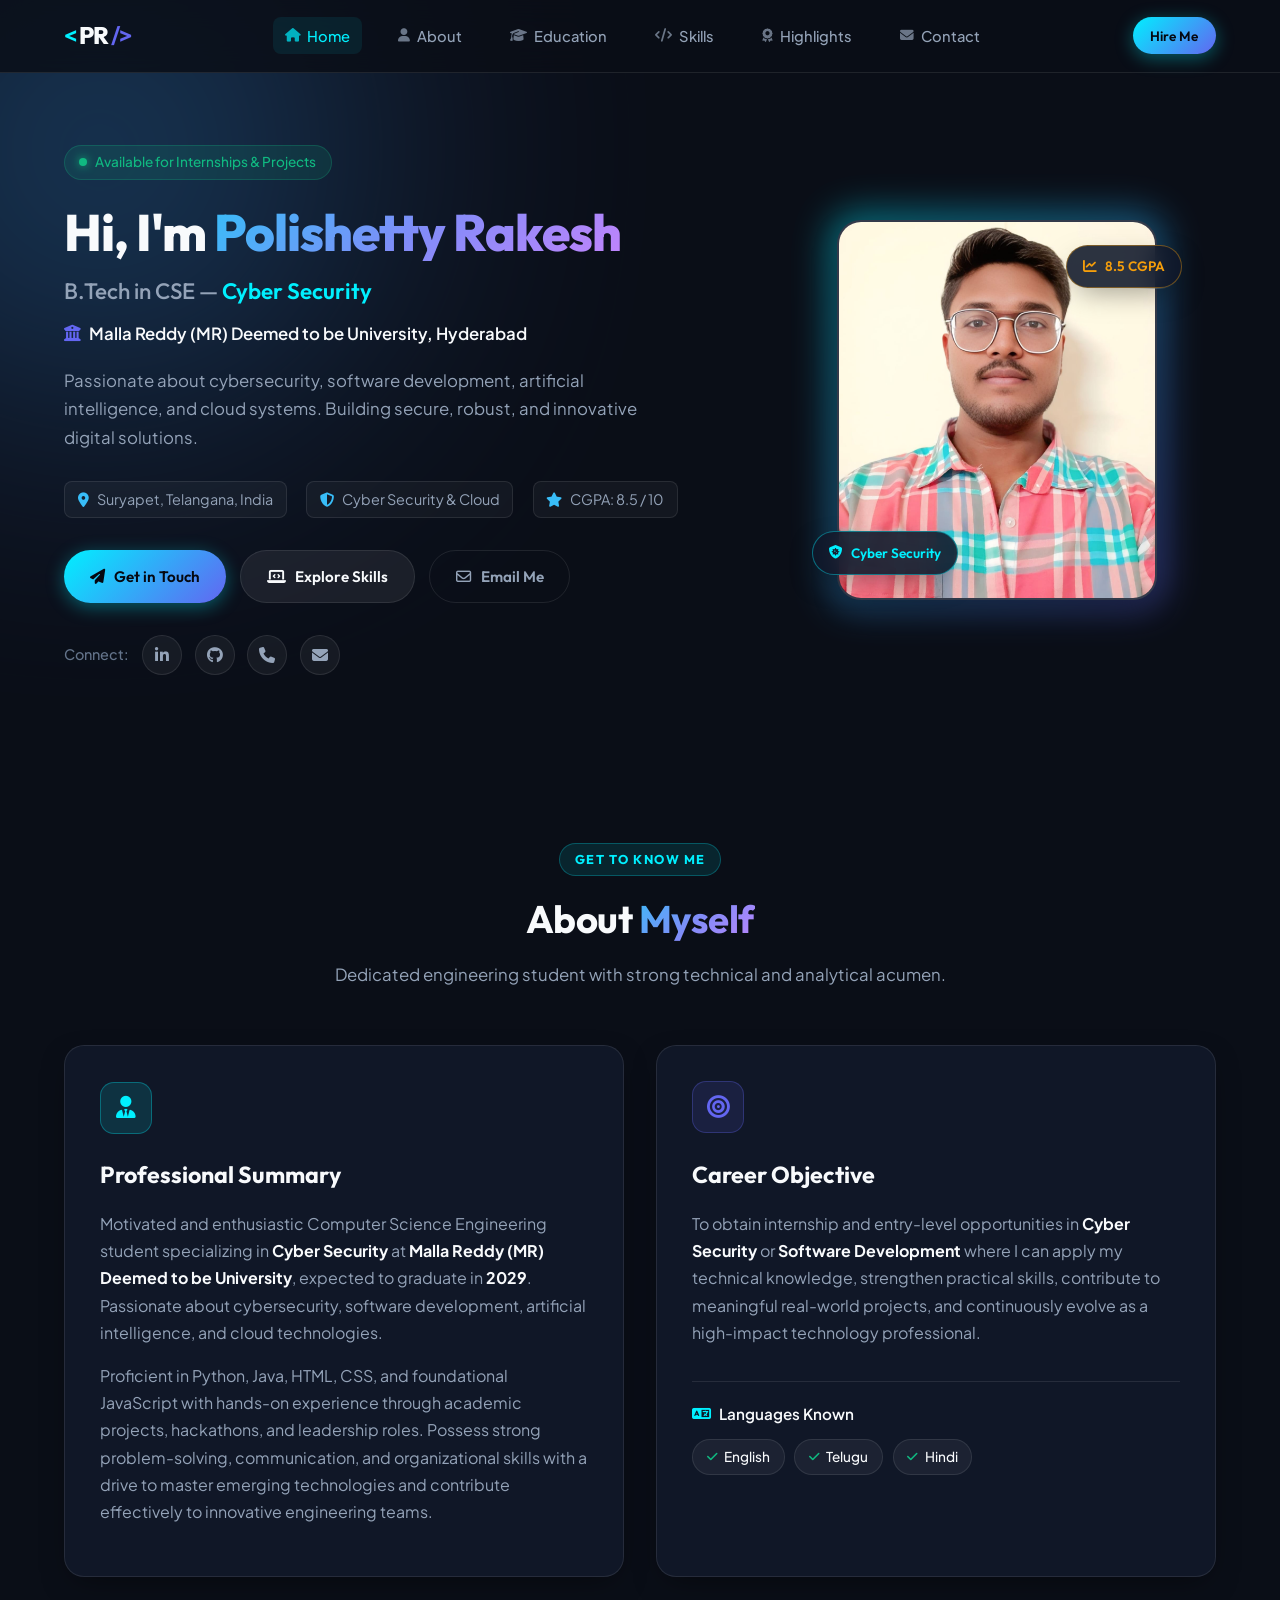
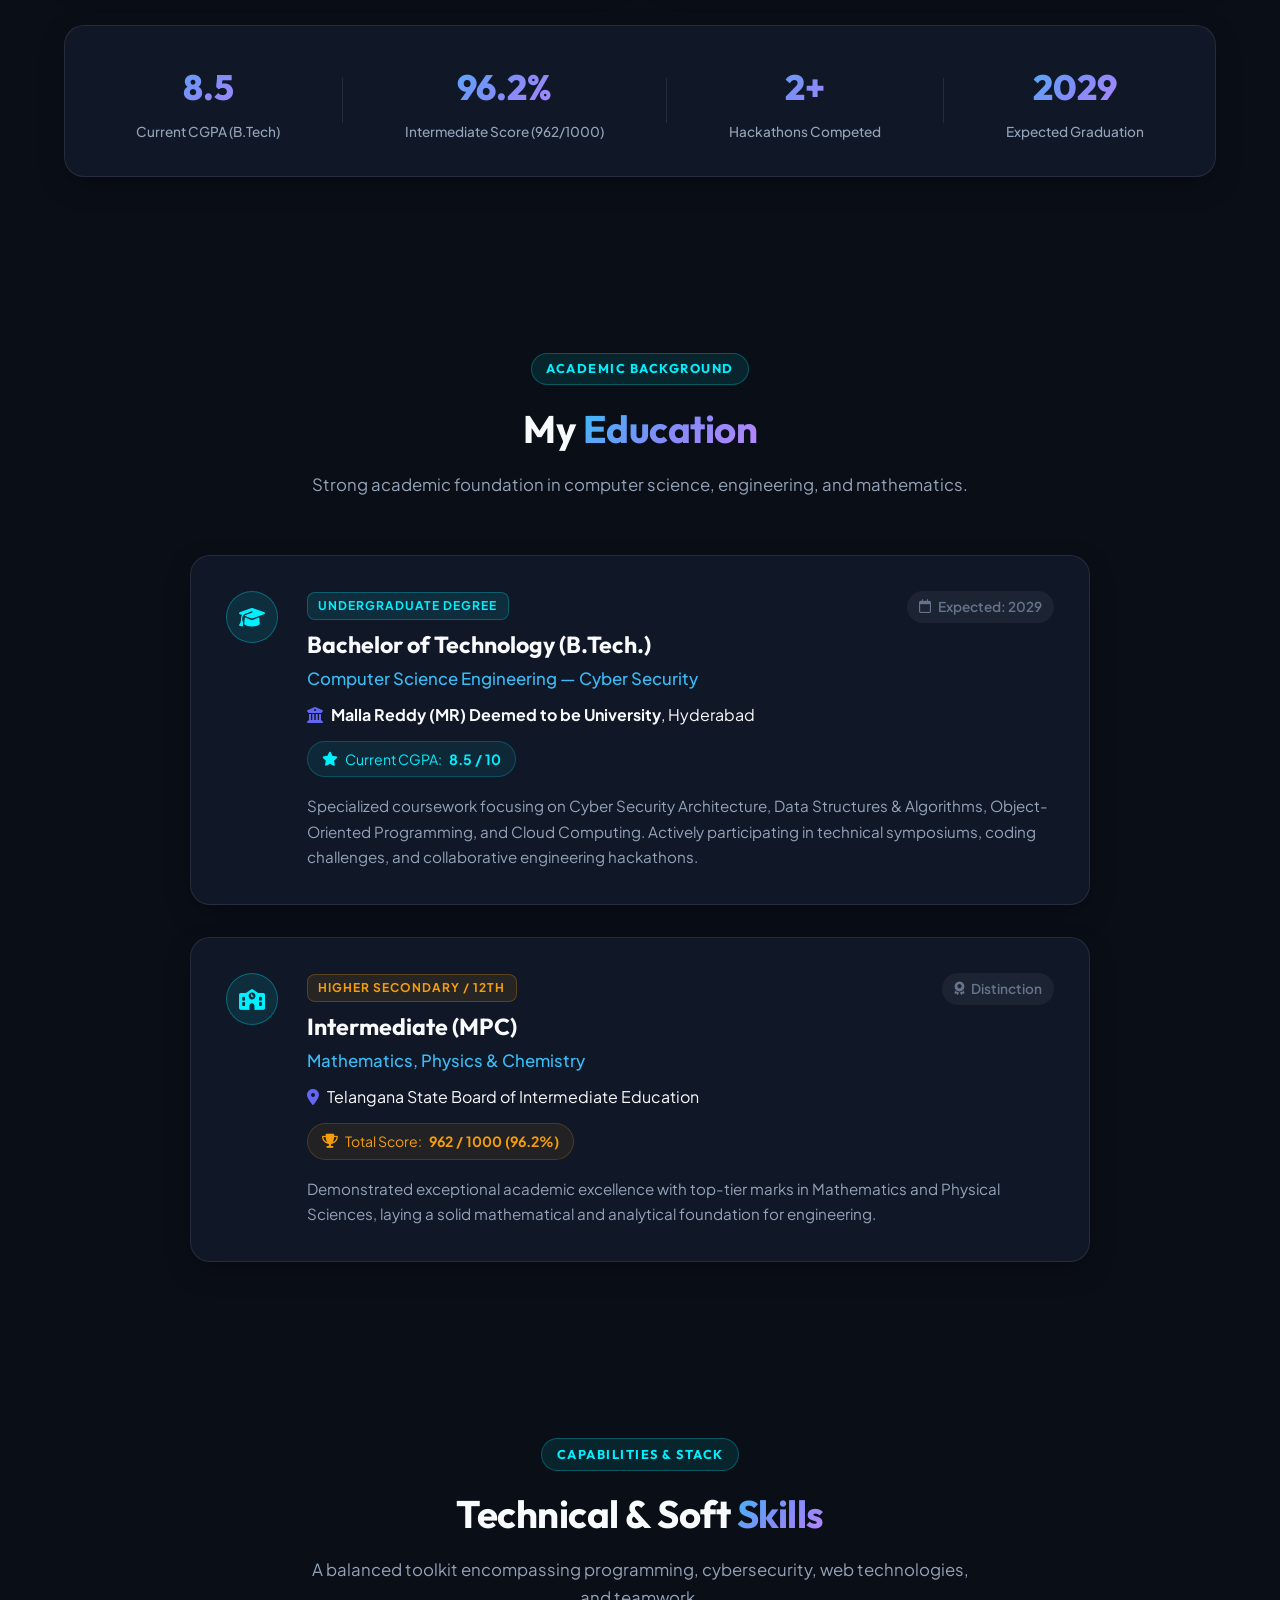
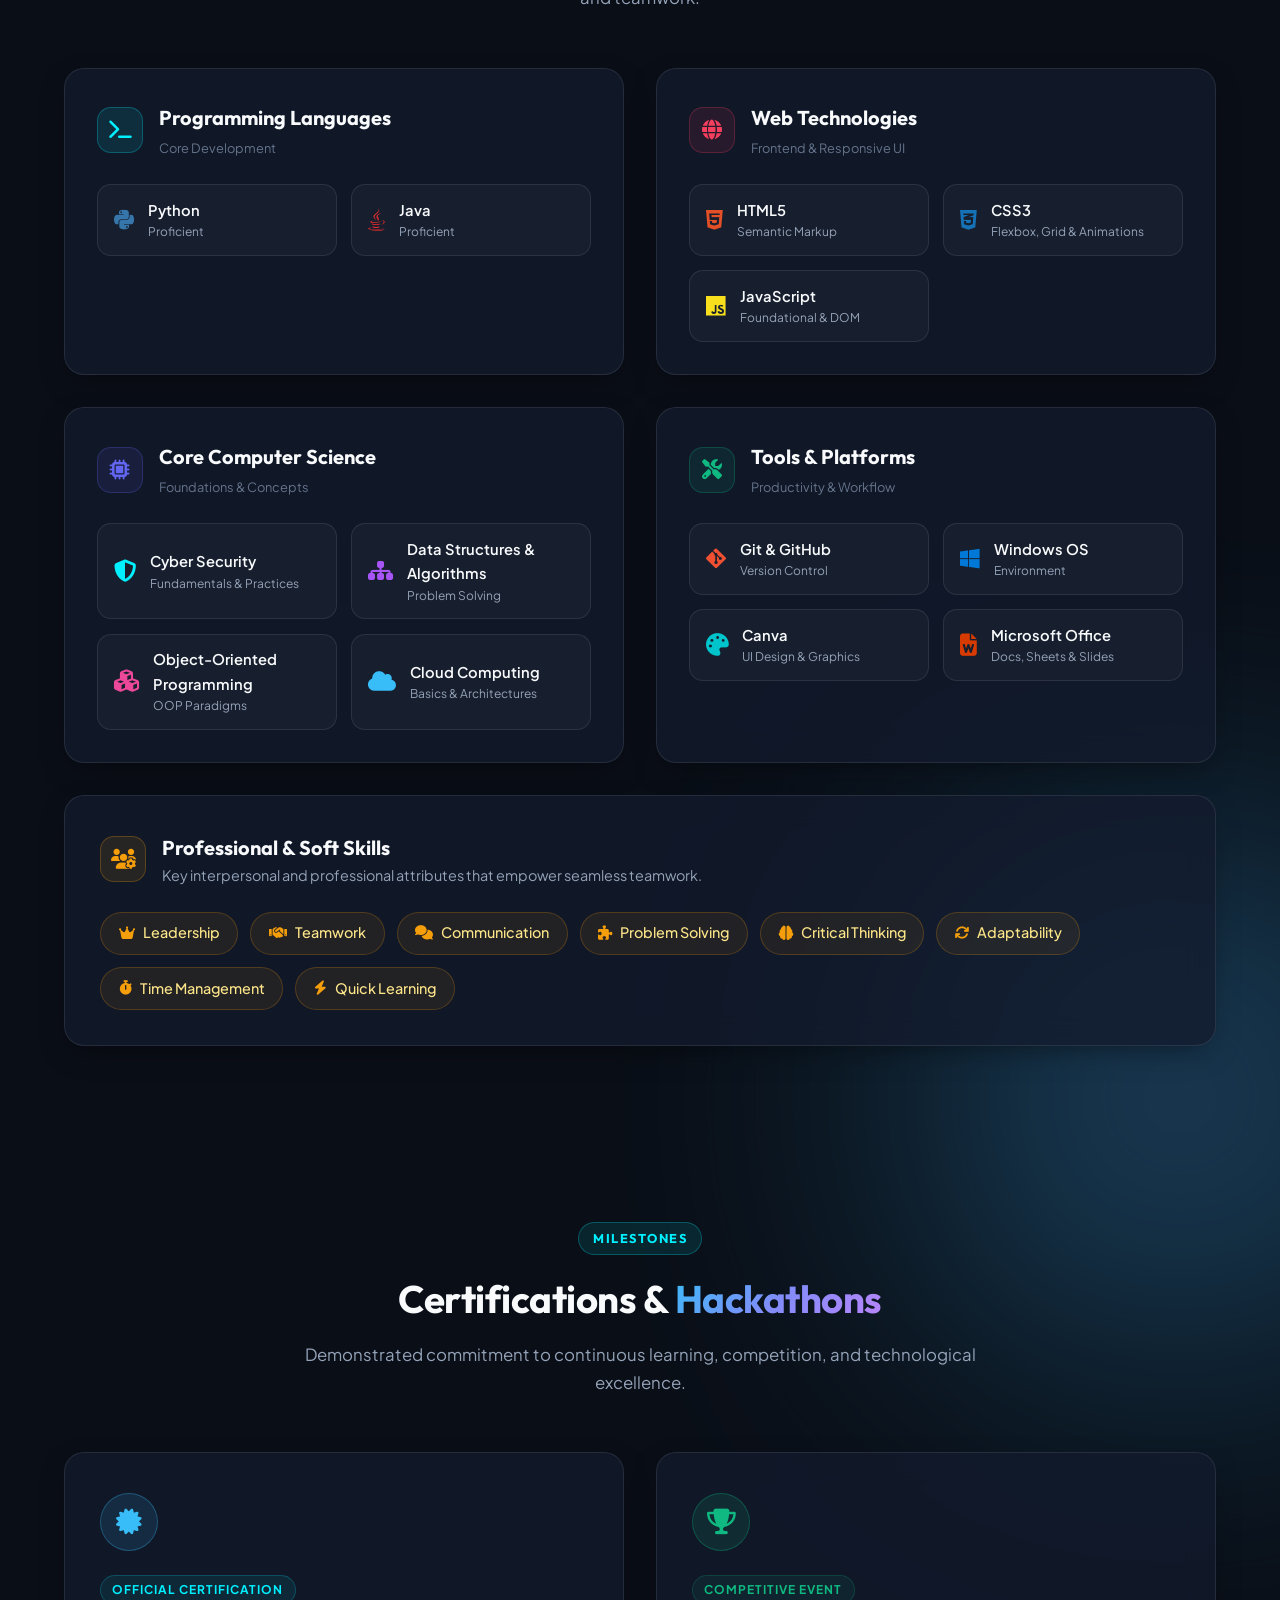
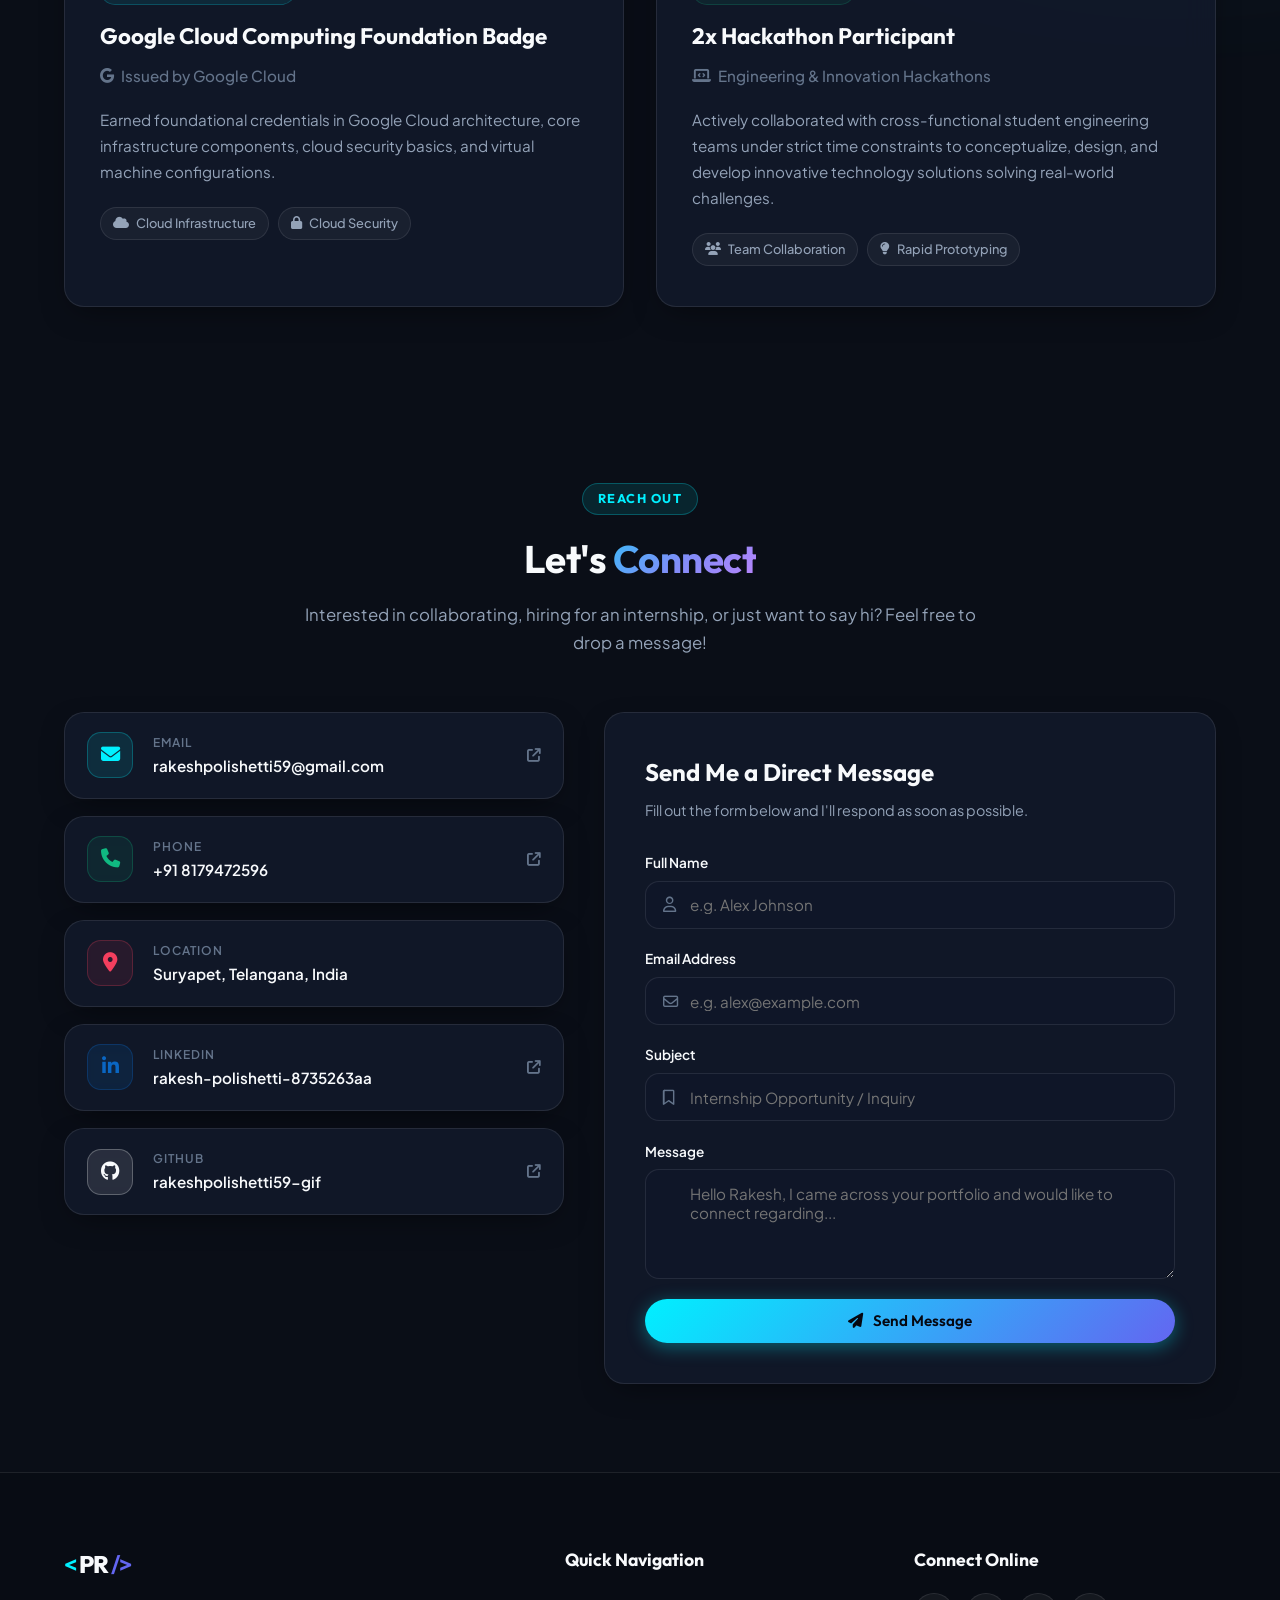
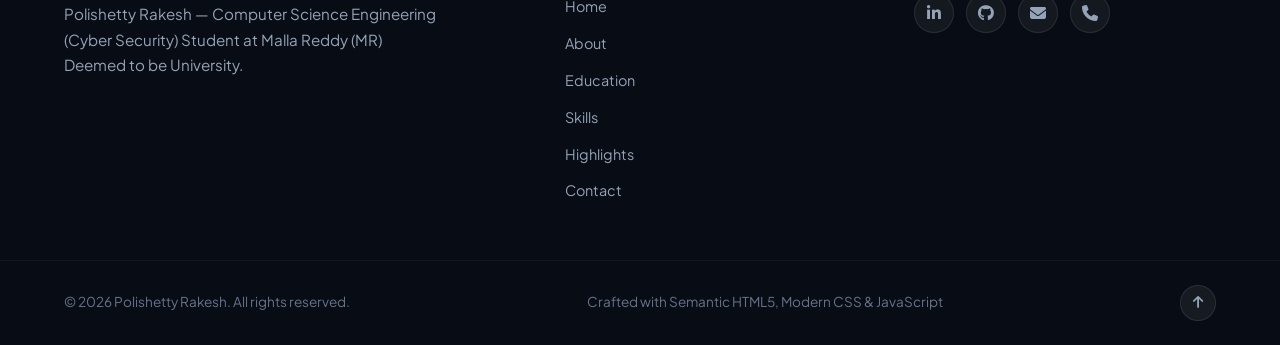
<file: Assignment1/index.html>
<!DOCTYPE html>
<html lang="en">

<head>
  <meta charset="UTF-8" />
  <meta name="viewport" content="width=device-width, initial-scale=1.0" />
  <title>Polishetty Rakesh | Portfolio - Cyber Security & CSE</title>
  <meta name="description"
    content="Personal portfolio of Polishetty Rakesh, a Computer Science Engineering student specializing in Cyber Security at Malla Reddy (MR) Deemed to be University." />
  <meta name="keywords"
    content="Polishetty Rakesh, Cyber Security, CSE, Malla Reddy University, Portfolio, Web Developer, Python, Java" />
  <meta name="author" content="Polishetty Rakesh" />

  <!-- Google Fonts -->
  <link rel="preconnect" href="https://fonts.googleapis.com" />
  <link rel="preconnect" href="https://fonts.gstatic.com" crossorigin />
  <link
    href="https://fonts.googleapis.com/css2?family=Outfit:wght@300;400;500;600;700;800&family=Plus+Jakarta+Sans:wght@300;400;500;600;700&display=swap"
    rel="stylesheet" />

  <!-- Font Awesome Icons -->
  <link rel="stylesheet" href="https://cdnjs.cloudflare.com/ajax/libs/font-awesome/6.5.1/css/all.min.css" />

  <!-- Custom CSS -->
  <link rel="stylesheet" href="style.css" />
</head>

<body>
  <!-- Background Ambient Glows -->
  <div class="glow-orb glow-top-left" aria-hidden="true"></div>
  <div class="glow-orb glow-bottom-right" aria-hidden="true"></div>

  <!-- Header & Navigation -->
  <header id="main-header">
    <div class="nav-container">
      <a href="#hero" class="brand-logo" id="brand-logo" aria-label="Home">
        <span class="logo-symbol">&lt;</span>PR<span class="logo-accent">/&gt;</span>
      </a>

      <nav id="nav-menu" class="nav-links" aria-label="Main Navigation">
        <ul>
          <li><a href="#hero" class="nav-link active"><i class="fa-solid fa-house"></i> Home</a></li>
          <li><a href="#about" class="nav-link"><i class="fa-solid fa-user"></i> About</a></li>
          <li><a href="#education" class="nav-link"><i class="fa-solid fa-graduation-cap"></i> Education</a></li>
          <li><a href="#skills" class="nav-link"><i class="fa-solid fa-code"></i> Skills</a></li>
          <li><a href="#achievements" class="nav-link"><i class="fa-solid fa-award"></i> Highlights</a></li>
          <li><a href="#contact" class="nav-link"><i class="fa-solid fa-envelope"></i> Contact</a></li>
        </ul>
      </nav>

      <div class="header-actions">
        <a href="#contact" class="btn btn-sm btn-primary">Hire Me</a>
        <button id="menu-toggle" class="menu-toggle-btn" aria-label="Toggle navigation menu" aria-expanded="false">
          <i class="fa-solid fa-bars"></i>
        </button>
      </div>
    </div>
  </header>

  <!-- Main Content -->
  <main>
    <!-- Hero Section -->
    <section id="hero" class="hero-section">
      <div class="container hero-container">
        <div class="hero-content">
          <div class="status-badge">
            <span class="status-dot"></span> Available for Internships & Projects
          </div>
          <h1 class="hero-title">
            Hi, I'm <span class="gradient-text">Polishetty Rakesh</span>
          </h1>
          <h2 class="hero-subtitle">
            B.Tech in CSE — <span class="highlight-role">Cyber Security</span>
          </h2>
          <p class="hero-university">
            <i class="fa-solid fa-building-columns"></i> Malla Reddy (MR) Deemed to be University, Hyderabad
          </p>
          <p class="hero-description">
            Passionate about cybersecurity, software development, artificial intelligence, and cloud systems. Building
            secure, robust, and innovative digital solutions.
          </p>

          <div class="hero-meta-items">
            <div class="meta-item">
              <i class="fa-solid fa-location-dot"></i>
              <span>Suryapet, Telangana, India</span>
            </div>
            <div class="meta-item">
              <i class="fa-solid fa-shield-halved"></i>
              <span>Cyber Security &amp; Cloud</span>
            </div>
            <div class="meta-item">
              <i class="fa-solid fa-star"></i>
              <span>CGPA: 8.5 / 10</span>
            </div>
          </div>

          <div class="hero-cta-group">
            <a href="#contact" class="btn btn-primary" id="hero-contact-btn">
              <i class="fa-solid fa-paper-plane"></i> Get in Touch
            </a>
            <a href="#skills" class="btn btn-secondary" id="hero-skills-btn">
              <i class="fa-solid fa-laptop-code"></i> Explore Skills
            </a>
            <a href="mailto:rakeshpolishetti59@gmail.com" class="btn btn-outline" id="hero-email-btn">
              <i class="fa-regular fa-envelope"></i> Email Me
            </a>
          </div>

          <div class="social-links-bar">
            <span class="social-label">Connect:</span>
            <a href="https://www.linkedin.com/in/rakesh-polishetti-8735263aa/" target="_blank" rel="noopener noreferrer"
              class="social-icon-link" aria-label="LinkedIn Profile">
              <i class="fa-brands fa-linkedin-in"></i>
            </a>
            <a href="https://github.com/rakeshpolishetti59-gif" target="_blank" rel="noopener noreferrer"
              class="social-icon-link" aria-label="GitHub Profile">
              <i class="fa-brands fa-github"></i>
            </a>
            <a href="tel:+918179472596" class="social-icon-link" aria-label="Phone Call">
              <i class="fa-solid fa-phone"></i>
            </a>
            <a href="mailto:rakeshpolishetti59@gmail.com" class="social-icon-link" aria-label="Send Email">
              <i class="fa-solid fa-envelope"></i>
            </a>
          </div>
        </div>

        <div class="hero-image-wrapper">
          <div class="avatar-card">
            <div class="avatar-glow-ring"></div>
            <figure class="avatar-figure">
              <img src="rakesh pic.jpg" alt="Portrait of Polishetty Rakesh" class="avatar-img" id="profile-photo" />
              <figcaption class="sr-only">Polishetty Rakesh Profile Photo</figcaption>
            </figure>
            <div class="floating-badge badge-cyber">
              <i class="fa-solid fa-shield-virus"></i>
              <span>Cyber Security</span>
            </div>
            <div class="floating-badge badge-gpa">
              <i class="fa-solid fa-chart-line"></i>
              <span>8.5 CGPA</span>
            </div>
          </div>
        </div>
      </div>
    </section>

    <!-- About Section -->
    <section id="about" class="about-section section-padding">
      <div class="container">
        <header class="section-header">
          <span class="section-badge">Get To Know Me</span>
          <h2 class="section-title">About <span class="gradient-text">Myself</span></h2>
          <p class="section-subtitle">Dedicated engineering student with strong technical and analytical acumen.</p>
        </header>

        <div class="about-grid">
          <!-- Professional Summary Card -->
          <article class="glass-card about-card">
            <div class="card-icon-wrapper icon-primary">
              <i class="fa-solid fa-user-tie"></i>
            </div>
            <h3 class="card-title">Professional Summary</h3>
            <p class="card-text">
              Motivated and enthusiastic Computer Science Engineering student specializing in <strong>Cyber
                Security</strong> at <strong>Malla Reddy (MR) Deemed to be University</strong>, expected to graduate in
              <strong>2029</strong>. Passionate about cybersecurity, software development, artificial intelligence, and
              cloud technologies.
            </p>
            <p class="card-text">
              Proficient in Python, Java, HTML, CSS, and foundational JavaScript with hands-on experience through
              academic projects, hackathons, and leadership roles. Possess strong problem-solving, communication, and
              organizational skills with a drive to master emerging technologies and contribute effectively to
              innovative engineering teams.
            </p>
          </article>

          <!-- Career Objective Card -->
          <article class="glass-card about-card">
            <div class="card-icon-wrapper icon-secondary">
              <i class="fa-solid fa-bullseye"></i>
            </div>
            <h3 class="card-title">Career Objective</h3>
            <p class="card-text">
              To obtain internship and entry-level opportunities in <strong>Cyber Security</strong> or <strong>Software
                Development</strong> where I can apply my technical knowledge, strengthen practical skills, contribute
              to meaningful real-world projects, and continuously evolve as a high-impact technology professional.
            </p>

            <div class="languages-block">
              <h4 class="languages-title"><i class="fa-solid fa-language"></i> Languages Known</h4>
              <div class="language-tags">
                <span class="badge badge-tag"><i class="fa-solid fa-check"></i> English</span>
                <span class="badge badge-tag"><i class="fa-solid fa-check"></i> Telugu</span>
                <span class="badge badge-tag"><i class="fa-solid fa-check"></i> Hindi</span>
              </div>
            </div>
          </article>
        </div>

        <!-- Quick Stats Banner -->
        <div class="stats-banner glass-card">
          <div class="stat-item">
            <span class="stat-number">8.5</span>
            <span class="stat-label">Current CGPA (B.Tech)</span>
          </div>
          <div class="stat-divider"></div>
          <div class="stat-item">
            <span class="stat-number">96.2%</span>
            <span class="stat-label">Intermediate Score (962/1000)</span>
          </div>
          <div class="stat-divider"></div>
          <div class="stat-item">
            <span class="stat-number">2+</span>
            <span class="stat-label">Hackathons Competed</span>
          </div>
          <div class="stat-divider"></div>
          <div class="stat-item">
            <span class="stat-number">2029</span>
            <span class="stat-label">Expected Graduation</span>
          </div>
        </div>
      </div>
    </section>

    <!-- Education Section -->
    <section id="education" class="education-section section-padding">
      <div class="container">
        <header class="section-header">
          <span class="section-badge">Academic Background</span>
          <h2 class="section-title">My <span class="gradient-text">Education</span></h2>
          <p class="section-subtitle">Strong academic foundation in computer science, engineering, and mathematics.</p>
        </header>

        <div class="education-timeline">
          <!-- B.Tech Card -->
          <article class="timeline-item glass-card">
            <div class="timeline-marker">
              <i class="fa-solid fa-graduation-cap"></i>
            </div>
            <div class="timeline-content">
              <div class="timeline-header">
                <div>
                  <span class="education-degree-badge">Undergraduate Degree</span>
                  <h3 class="education-degree">Bachelor of Technology (B.Tech.)</h3>
                  <h4 class="education-spec">Computer Science Engineering — Cyber Security</h4>
                </div>
                <div class="timeline-meta">
                  <span class="timeline-period"><i class="fa-regular fa-calendar"></i> Expected: 2029</span>
                </div>
              </div>

              <div class="institution-name">
                <i class="fa-solid fa-university"></i>
                <span><strong>Malla Reddy (MR) Deemed to be University</strong>, Hyderabad</span>
              </div>

              <div class="grade-pill">
                <i class="fa-solid fa-star"></i> Current CGPA: <strong>8.5 / 10</strong>
              </div>

              <p class="education-desc">
                Specialized coursework focusing on Cyber Security Architecture, Data Structures &amp; Algorithms,
                Object-Oriented Programming, and Cloud Computing. Actively participating in technical symposiums, coding
                challenges, and collaborative engineering hackathons.
              </p>
            </div>
          </article>

          <!-- Intermediate MPC Card -->
          <article class="timeline-item glass-card">
            <div class="timeline-marker">
              <i class="fa-solid fa-school"></i>
            </div>
            <div class="timeline-content">
              <div class="timeline-header">
                <div>
                  <span class="education-degree-badge badge-amber">Higher Secondary / 12th</span>
                  <h3 class="education-degree">Intermediate (MPC)</h3>
                  <h4 class="education-spec">Mathematics, Physics &amp; Chemistry</h4>
                </div>
                <div class="timeline-meta">
                  <span class="timeline-period"><i class="fa-solid fa-award"></i> Distinction</span>
                </div>
              </div>

              <div class="institution-name">
                <i class="fa-solid fa-location-dot"></i>
                <span>Telangana State Board of Intermediate Education</span>
              </div>

              <div class="grade-pill grade-pill-amber">
                <i class="fa-solid fa-trophy"></i> Total Score: <strong>962 / 1000 (96.2%)</strong>
              </div>

              <p class="education-desc">
                Demonstrated exceptional academic excellence with top-tier marks in Mathematics and Physical Sciences,
                laying a solid mathematical and analytical foundation for engineering.
              </p>
            </div>
          </article>
        </div>
      </div>
    </section>

    <!-- Skills Section -->
    <section id="skills" class="skills-section section-padding">
      <div class="container">
        <header class="section-header">
          <span class="section-badge">Capabilities &amp; Stack</span>
          <h2 class="section-title">Technical &amp; Soft <span class="gradient-text">Skills</span></h2>
          <p class="section-subtitle">A balanced toolkit encompassing programming, cybersecurity, web technologies, and
            teamwork.</p>
        </header>

        <div class="skills-grid">
          <!-- Programming Languages -->
          <article class="glass-card skill-category-card">
            <div class="category-header">
              <div class="category-icon icon-code">
                <i class="fa-solid fa-terminal"></i>
              </div>
              <div>
                <h3 class="category-title">Programming Languages</h3>
                <span class="category-count">Core Development</span>
              </div>
            </div>
            <div class="skills-chips">
              <div class="skill-chip">
                <i class="fa-brands fa-python chip-icon python-color"></i>
                <div class="chip-info">
                  <span class="chip-title">Python</span>
                  <span class="chip-level">Proficient</span>
                </div>
              </div>
              <div class="skill-chip">
                <i class="fa-brands fa-java chip-icon java-color"></i>
                <div class="chip-info">
                  <span class="chip-title">Java</span>
                  <span class="chip-level">Proficient</span>
                </div>
              </div>
            </div>
          </article>

          <!-- Web Technologies -->
          <article class="glass-card skill-category-card">
            <div class="category-header">
              <div class="category-icon icon-web">
                <i class="fa-solid fa-globe"></i>
              </div>
              <div>
                <h3 class="category-title">Web Technologies</h3>
                <span class="category-count">Frontend &amp; Responsive UI</span>
              </div>
            </div>
            <div class="skills-chips">
              <div class="skill-chip">
                <i class="fa-brands fa-html5 chip-icon html-color"></i>
                <div class="chip-info">
                  <span class="chip-title">HTML5</span>
                  <span class="chip-level">Semantic Markup</span>
                </div>
              </div>
              <div class="skill-chip">
                <i class="fa-brands fa-css3-alt chip-icon css-color"></i>
                <div class="chip-info">
                  <span class="chip-title">CSS3</span>
                  <span class="chip-level">Flexbox, Grid &amp; Animations</span>
                </div>
              </div>
              <div class="skill-chip">
                <i class="fa-brands fa-js chip-icon js-color"></i>
                <div class="chip-info">
                  <span class="chip-title">JavaScript</span>
                  <span class="chip-level">Foundational &amp; DOM</span>
                </div>
              </div>
            </div>
          </article>

          <!-- Core Computer Science -->
          <article class="glass-card skill-category-card">
            <div class="category-header">
              <div class="category-icon icon-cs">
                <i class="fa-solid fa-microchip"></i>
              </div>
              <div>
                <h3 class="category-title">Core Computer Science</h3>
                <span class="category-count">Foundations &amp; Concepts</span>
              </div>
            </div>
            <div class="skills-chips">
              <div class="skill-chip">
                <i class="fa-solid fa-shield-halved chip-icon security-color"></i>
                <div class="chip-info">
                  <span class="chip-title">Cyber Security</span>
                  <span class="chip-level">Fundamentals &amp; Practices</span>
                </div>
              </div>
              <div class="skill-chip">
                <i class="fa-solid fa-sitemap chip-icon dsa-color"></i>
                <div class="chip-info">
                  <span class="chip-title">Data Structures &amp; Algorithms</span>
                  <span class="chip-level">Problem Solving</span>
                </div>
              </div>
              <div class="skill-chip">
                <i class="fa-solid fa-cubes chip-icon oop-color"></i>
                <div class="chip-info">
                  <span class="chip-title">Object-Oriented Programming</span>
                  <span class="chip-level">OOP Paradigms</span>
                </div>
              </div>
              <div class="skill-chip">
                <i class="fa-solid fa-cloud chip-icon cloud-color"></i>
                <div class="chip-info">
                  <span class="chip-title">Cloud Computing</span>
                  <span class="chip-level">Basics &amp; Architectures</span>
                </div>
              </div>
            </div>
          </article>

          <!-- Tools & Platforms -->
          <article class="glass-card skill-category-card">
            <div class="category-header">
              <div class="category-icon icon-tools">
                <i class="fa-solid fa-screwdriver-wrench"></i>
              </div>
              <div>
                <h3 class="category-title">Tools &amp; Platforms</h3>
                <span class="category-count">Productivity &amp; Workflow</span>
              </div>
            </div>
            <div class="skills-chips">
              <div class="skill-chip">
                <i class="fa-brands fa-git-alt chip-icon git-color"></i>
                <div class="chip-info">
                  <span class="chip-title">Git &amp; GitHub</span>
                  <span class="chip-level">Version Control</span>
                </div>
              </div>
              <div class="skill-chip">
                <i class="fa-brands fa-windows chip-icon windows-color"></i>
                <div class="chip-info">
                  <span class="chip-title">Windows OS</span>
                  <span class="chip-level">Environment</span>
                </div>
              </div>
              <div class="skill-chip">
                <i class="fa-solid fa-palette chip-icon canva-color"></i>
                <div class="chip-info">
                  <span class="chip-title">Canva</span>
                  <span class="chip-level">UI Design &amp; Graphics</span>
                </div>
              </div>
              <div class="skill-chip">
                <i class="fa-solid fa-file-word chip-icon office-color"></i>
                <div class="chip-info">
                  <span class="chip-title">Microsoft Office</span>
                  <span class="chip-level">Docs, Sheets &amp; Slides</span>
                </div>
              </div>
            </div>
          </article>
        </div>

        <!-- Soft Skills Card -->
        <article class="glass-card soft-skills-card">
          <div class="soft-skills-header">
            <div class="category-icon icon-soft">
              <i class="fa-solid fa-users-gear"></i>
            </div>
            <div>
              <h3 class="category-title">Professional &amp; Soft Skills</h3>
              <p class="soft-skills-subtitle">Key interpersonal and professional attributes that empower seamless
                teamwork.</p>
            </div>
          </div>

          <div class="soft-skills-tags">
            <span class="soft-tag"><i class="fa-solid fa-crown"></i> Leadership</span>
            <span class="soft-tag"><i class="fa-solid fa-handshake"></i> Teamwork</span>
            <span class="soft-tag"><i class="fa-solid fa-comments"></i> Communication</span>
            <span class="soft-tag"><i class="fa-solid fa-puzzle-piece"></i> Problem Solving</span>
            <span class="soft-tag"><i class="fa-solid fa-brain"></i> Critical Thinking</span>
            <span class="soft-tag"><i class="fa-solid fa-arrows-rotate"></i> Adaptability</span>
            <span class="soft-tag"><i class="fa-solid fa-stopwatch"></i> Time Management</span>
            <span class="soft-tag"><i class="fa-solid fa-bolt"></i> Quick Learning</span>
          </div>
        </article>
      </div>
    </section>

    <!-- Highlights / Achievements Section -->
    <section id="achievements" class="achievements-section section-padding">
      <div class="container">
        <header class="section-header">
          <span class="section-badge">Milestones</span>
          <h2 class="section-title">Certifications &amp; <span class="gradient-text">Hackathons</span></h2>
          <p class="section-subtitle">Demonstrated commitment to continuous learning, competition, and technological
            excellence.</p>
        </header>

        <div class="achievements-grid">
          <!-- Certification Card -->
          <article class="glass-card achievement-card">
            <div class="achievement-icon-circle icon-cert">
              <i class="fa-solid fa-certificate"></i>
            </div>
            <div class="achievement-badge-pill">Official Certification</div>
            <h3 class="achievement-title">Google Cloud Computing Foundation Badge</h3>
            <p class="achievement-issuer">
              <i class="fa-brands fa-google"></i> Issued by Google Cloud
            </p>
            <p class="achievement-description">
              Earned foundational credentials in Google Cloud architecture, core infrastructure components, cloud
              security basics, and virtual machine configurations.
            </p>
            <div class="cert-features">
              <span class="badge badge-subtle"><i class="fa-solid fa-cloud"></i> Cloud Infrastructure</span>
              <span class="badge badge-subtle"><i class="fa-solid fa-lock"></i> Cloud Security</span>
            </div>
          </article>

          <!-- Hackathon Card -->
          <article class="glass-card achievement-card">
            <div class="achievement-icon-circle icon-hack">
              <i class="fa-solid fa-trophy"></i>
            </div>
            <div class="achievement-badge-pill badge-pill-green">Competitive Event</div>
            <h3 class="achievement-title">2x Hackathon Participant</h3>
            <p class="achievement-issuer">
              <i class="fa-solid fa-laptop-code"></i> Engineering &amp; Innovation Hackathons
            </p>
            <p class="achievement-description">
              Actively collaborated with cross-functional student engineering teams under strict time constraints to
              conceptualize, design, and develop innovative technology solutions solving real-world challenges.
            </p>
            <div class="cert-features">
              <span class="badge badge-subtle"><i class="fa-solid fa-users"></i> Team Collaboration</span>
              <span class="badge badge-subtle"><i class="fa-solid fa-lightbulb"></i> Rapid Prototyping</span>
            </div>
          </article>
        </div>
      </div>
    </section>

    <!-- Contact Section -->
    <section id="contact" class="contact-section section-padding">
      <div class="container">
        <header class="section-header">
          <span class="section-badge">Reach Out</span>
          <h2 class="section-title">Let's <span class="gradient-text">Connect</span></h2>
          <p class="section-subtitle">Interested in collaborating, hiring for an internship, or just want to say hi?
            Feel free to drop a message!</p>
        </header>

        <div class="contact-layout">
          <!-- Contact Info Cards -->
          <div class="contact-info-column">
            <!-- Email -->
            <a href="mailto:rakeshpolishetti59@gmail.com" class="glass-card contact-card">
              <div class="contact-icon icon-email">
                <i class="fa-solid fa-envelope"></i>
              </div>
              <div class="contact-details">
                <span class="contact-label">Email</span>
                <span class="contact-value">rakeshpolishetti59@gmail.com</span>
              </div>
              <i class="fa-solid fa-arrow-up-right-from-square contact-arrow"></i>
            </a>

            <!-- Phone -->
            <a href="tel:+918179472596" class="glass-card contact-card">
              <div class="contact-icon icon-phone">
                <i class="fa-solid fa-phone"></i>
              </div>
              <div class="contact-details">
                <span class="contact-label">Phone</span>
                <span class="contact-value">+91 8179472596</span>
              </div>
              <i class="fa-solid fa-arrow-up-right-from-square contact-arrow"></i>
            </a>

            <!-- Location -->
            <div class="glass-card contact-card">
              <div class="contact-icon icon-location">
                <i class="fa-solid fa-location-dot"></i>
              </div>
              <div class="contact-details">
                <span class="contact-label">Location</span>
                <span class="contact-value">Suryapet, Telangana, India</span>
              </div>
            </div>

            <!-- LinkedIn -->
            <a href="https://www.linkedin.com/in/rakesh-polishetti-8735263aa/" target="_blank" rel="noopener noreferrer"
              class="glass-card contact-card">
              <div class="contact-icon icon-linkedin">
                <i class="fa-brands fa-linkedin-in"></i>
              </div>
              <div class="contact-details">
                <span class="contact-label">LinkedIn</span>
                <span class="contact-value">rakesh-polishetti-8735263aa</span>
              </div>
              <i class="fa-solid fa-arrow-up-right-from-square contact-arrow"></i>
            </a>

            <!-- GitHub -->
            <a href="https://github.com/rakeshpolishetti59-gif" target="_blank" rel="noopener noreferrer"
              class="glass-card contact-card">
              <div class="contact-icon icon-github">
                <i class="fa-brands fa-github"></i>
              </div>
              <div class="contact-details">
                <span class="contact-label">GitHub</span>
                <span class="contact-value">rakeshpolishetti59-gif</span>
              </div>
              <i class="fa-solid fa-arrow-up-right-from-square contact-arrow"></i>
            </a>
          </div>

          <!-- Contact Form -->
          <div class="contact-form-column">
            <article class="glass-card contact-form-card">
              <h3 class="form-title">Send Me a Direct Message</h3>
              <p class="form-subtitle">Fill out the form below and I'll respond as soon as possible.</p>

              <form id="contact-form" class="contact-form" novalidate>
                <div class="form-group">
                  <label for="contact-name" class="form-label">Full Name</label>
                  <div class="input-wrapper">
                    <i class="fa-regular fa-user input-icon"></i>
                    <input type="text" id="contact-name" name="name" class="form-input" placeholder="e.g. Alex Johnson"
                      required />
                  </div>
                </div>

                <div class="form-group">
                  <label for="contact-email" class="form-label">Email Address</label>
                  <div class="input-wrapper">
                    <i class="fa-regular fa-envelope input-icon"></i>
                    <input type="email" id="contact-email" name="email" class="form-input"
                      placeholder="e.g. alex@example.com" required />
                  </div>
                </div>

                <div class="form-group">
                  <label for="contact-subject" class="form-label">Subject</label>
                  <div class="input-wrapper">
                    <i class="fa-regular fa-bookmark input-icon"></i>
                    <input type="text" id="contact-subject" name="subject" class="form-input"
                      placeholder="Internship Opportunity / Inquiry" required />
                  </div>
                </div>

                <div class="form-group">
                  <label for="contact-message" class="form-label">Message</label>
                  <div class="input-wrapper textarea-wrapper">
                    <textarea id="contact-message" name="message" class="form-textarea" rows="4"
                      placeholder="Hello Rakesh, I came across your portfolio and would like to connect regarding..."
                      required></textarea>
                  </div>
                </div>

                <button type="submit" class="btn btn-primary btn-block" id="submit-contact-btn">
                  <i class="fa-solid fa-paper-plane"></i> Send Message
                </button>

                <div id="form-status" class="form-status-message" aria-live="polite"></div>
              </form>
            </article>
          </div>
        </div>
      </div>
    </section>
  </main>

  <!-- Semantic Footer -->
  <footer id="main-footer" class="main-footer">
    <div class="container footer-container">
      <div class="footer-brand">
        <a href="#hero" class="brand-logo">
          <span class="logo-symbol">&lt;</span>PR<span class="logo-accent">/&gt;</span>
        </a>
        <p class="footer-tagline">
          Polishetty Rakesh — Computer Science Engineering (Cyber Security) Student at Malla Reddy (MR) Deemed to be
          University.
        </p>
      </div>

      <div class="footer-links-group">
        <h4 class="footer-heading">Quick Navigation</h4>
        <ul class="footer-nav">
          <li><a href="#hero">Home</a></li>
          <li><a href="#about">About</a></li>
          <li><a href="#education">Education</a></li>
          <li><a href="#skills">Skills</a></li>
          <li><a href="#achievements">Highlights</a></li>
          <li><a href="#contact">Contact</a></li>
        </ul>
      </div>

      <div class="footer-social-group">
        <h4 class="footer-heading">Connect Online</h4>
        <div class="footer-socials">
          <a href="https://www.linkedin.com/in/rakesh-polishetti-8735263aa/" target="_blank" rel="noopener noreferrer"
            aria-label="LinkedIn"><i class="fa-brands fa-linkedin-in"></i></a>
          <a href="https://github.com/rakeshpolishetti59-gif" target="_blank" rel="noopener noreferrer"
            aria-label="GitHub"><i class="fa-brands fa-github"></i></a>
          <a href="mailto:rakeshpolishetti59@gmail.com" aria-label="Email"><i class="fa-solid fa-envelope"></i></a>
          <a href="tel:+918179472596" aria-label="Phone"><i class="fa-solid fa-phone"></i></a>
        </div>
      </div>
    </div>

    <div class="footer-bottom">
      <div class="container footer-bottom-inner">
        <p>&copy; <span id="current-year">2026</span> Polishetty Rakesh. All rights reserved.</p>
        <p class="built-with">Crafted with Semantic HTML5, Modern CSS &amp; JavaScript</p>
        <a href="#hero" class="back-to-top-btn" aria-label="Back to top">
          <i class="fa-solid fa-arrow-up"></i>
        </a>
      </div>
    </div>
  </footer>

  <!-- Custom JavaScript -->
  <script src="script.js"></script>
</body>

</html>
</file>
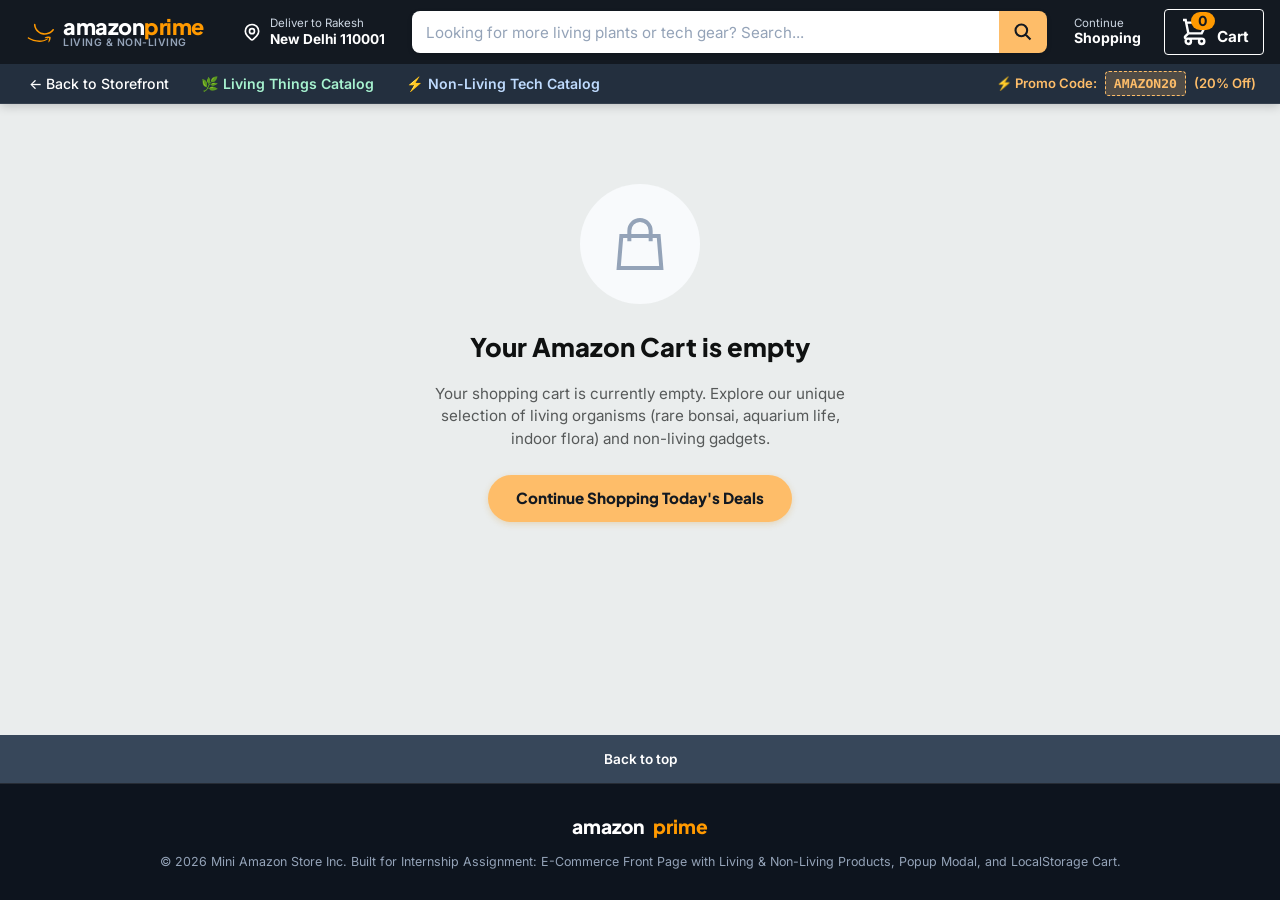
<file: Assignment4/cart.html>
<!DOCTYPE html>
<html lang="en">
<head>
  <meta charset="UTF-8">
  <meta name="viewport" content="width=device-width, initial-scale=1.0">
  <title>Amazon.com Shopping Cart | Mini Amazon</title>
  <meta name="description" content="Review your Mini Amazon shopping cart with living plants and high-tech items, apply coupons, and checkout securely.">
  <link rel="stylesheet" href="css/style.css">
  <link rel="stylesheet" href="css/modal.css">
  <link rel="stylesheet" href="css/cart.css">
  <link rel="icon" href="data:image/svg+xml,<svg xmlns=%22http://www.w3.org/2000/svg%22 viewBox=%220 0 100 100%22><text y=%22.9em%22 font-size=%2290%22>🛒</text></svg>">
</head>
<body>

  <!-- ==========================================================================
       AMAZON PRIMARY HEADER NAVIGATION
       ========================================================================== -->
  <header class="amazon-header">
    <div class="header-top-bar">
      <!-- Amazon Logo -->
      <a href="index.html" class="header-brand" aria-label="Mini Amazon Home">
        <svg class="brand-icon" viewBox="0 0 24 24">
          <path d="M15.4 17.6c-4.4 3.2-10.7 1.7-14.7-.7-.3-.2-.3-.6 0-.8.2-.2.5-.2.7 0 3.7 2.2 9.5 3.5 13.6.7.4-.2.8.2.4.8zm1.1-.9c-.3-.4-1.9-.3-2.9-.1-.3 0-.4-.3-.2-.5 1.5-1.1 3.9-.8 4.2-.4.4.4.1 2.8-1.3 4-.2.2-.4.1-.3-.2.3-.9.5-2.4.5-2.8zM20 9.8c-.3-.2-.6-.2-.8.1-.8 1.1-2 2-3.4 2.5-1.4.5-2.9.6-4.3.2-2.9-.8-4.9-3.2-5.1-6.1 0-.3-.3-.6-.6-.6s-.6.3-.6.6c.3 3.5 2.7 6.4 6.1 7.3 1.6.4 3.3.3 4.9-.3 1.6-.6 3-1.6 3.9-2.9.2-.4.1-.7-.1-.9z"/>
        </svg>
        <div class="brand-text-wrap">
          <span class="brand-title">amazon<span>prime</span></span>
          <span class="brand-tagline">Living & Non-Living</span>
        </div>
      </a>

      <!-- Delivery Location Mockup -->
      <div class="header-deliver-to" title="Deliver to Rakesh - New Delhi 110001">
        <svg class="deliver-icon" fill="none" stroke="currentColor" stroke-width="2" viewBox="0 0 24 24">
          <path d="M17.657 16.657L13.414 20.9a1.998 1.998 0 01-2.827 0l-4.244-4.243a8 8 0 1111.314 0z"/>
          <path d="M15 11a3 3 0 11-6 0 3 3 0 016 0z"/>
        </svg>
        <div class="deliver-text">
          <span class="deliver-sub">Deliver to Rakesh</span>
          <span class="deliver-location">New Delhi 110001</span>
        </div>
      </div>

      <!-- Quick Search Bar Redirecting to Store -->
      <div class="header-search-container">
        <div class="search-input-wrapper">
          <input
            type="text"
            id="header-search-input"
            class="search-input"
            placeholder="Looking for more living plants or tech gear? Search..."
            autocomplete="off"
            onkeydown="if(event.key === 'Enter') { window.location.href = 'index.html'; }"
          >
        </div>
        <button class="search-submit-btn" onclick="window.location.href = 'index.html';" aria-label="Search">
          <svg fill="none" stroke="currentColor" stroke-width="2.5" viewBox="0 0 24 24">
            <path d="M21 21l-6-6m2-5a7 7 0 11-14 0 7 7 0 0114 0z"/>
          </svg>
        </button>
      </div>

      <!-- Nav Actions -->
      <div class="header-nav-actions">
        <a href="index.html" class="nav-link-box hide-mobile">
          <span class="nav-sub-label">Continue</span>
          <span class="nav-main-label">Shopping</span>
        </a>

        <!-- Cart Button (Active) -->
        <a href="cart.html" class="header-cart-btn" style="border-color: #fff;" aria-label="Shopping Cart">
          <div class="cart-icon-wrapper">
            <svg class="cart-svg" viewBox="0 0 24 24">
              <path d="M3 3h2l.4 2M7 13h10l4-8H5.4M7 13L5.4 5M7 13l-2.293 2.293c-.63.63-.184 1.707.707 1.707H17m0 0a2 2 0 100 4 2 2 0 000-4zm-8 2a2 2 0 11-4 0 2 2 0 014 0z"/>
            </svg>
            <span class="cart-count-badge has-items" id="global-cart-badge">0</span>
          </div>
          <span class="cart-label">Cart</span>
        </a>
      </div>
    </div>

    <!-- Subnav -->
    <nav class="amazon-subnav">
      <div class="subnav-inner">
        <div class="subnav-links-left">
          <a href="index.html" class="subnav-item">
            ← Back to Storefront
          </a>
          <a href="index.html" class="subnav-item highlight-living">
            🌿 Living Things Catalog
          </a>
          <a href="index.html" class="subnav-item highlight-nonliving">
            ⚡ Non-Living Tech Catalog
          </a>
        </div>
        <div class="subnav-promo-right">
          <span>⚡ Promo Code:</span>
          <span class="promo-tag">AMAZON20</span>
          <span>(20% Off)</span>
        </div>
      </div>
    </nav>
  </header>

  <!-- ==========================================================================
       CART PAGE MAIN CONTENT
       ========================================================================== -->
  <main class="cart-page-main">

    <!-- Empty Cart State -->
    <div class="empty-cart-container" id="cart-empty-state" style="display: none;">
      <div class="empty-cart-graphic">
        <svg fill="none" stroke="currentColor" stroke-width="1.5" viewBox="0 0 24 24">
          <path d="M16 11V7a4 4 0 00-8 0v4M5 9h14l1 12H4L5 9z"/>
        </svg>
      </div>
      <h2 class="empty-cart-title">Your Amazon Cart is empty</h2>
      <p class="empty-cart-subtitle">
        Your shopping cart is currently empty. Explore our unique selection of living organisms (rare bonsai, aquarium life, indoor flora) and non-living gadgets.
      </p>
      <a href="index.html" class="btn-shop-now">
        Continue Shopping Today's Deals
      </a>
    </div>

    <!-- Active Cart Layout (Grid) -->
    <div class="cart-layout-grid" id="cart-active-layout">

      <!-- Left Column: Items Panel -->
      <section class="cart-items-panel" aria-label="Items in your shopping cart">
        <div class="cart-panel-header">
          <div>
            <h1 class="cart-main-heading">
              Shopping Cart
              <span class="cart-count-subtitle" id="cart-count-subtitle">(0 items)</span>
            </h1>
            <a href="index.html" style="font-size:0.85rem; margin-top:4px; display:inline-block;">
              ← Continue shopping for more living plants &amp; electronics
            </a>
          </div>
          <span class="cart-header-price-label">Price</span>
        </div>

        <!-- Dynamic Items Container -->
        <div id="cart-items-list">
          <!-- Injected via js/cart.js -->
        </div>

        <!-- Subtotal Footer -->
        <div class="cart-items-subtotal-footer">
          Subtotal (<span id="panel-subtotal-count">0</span> items):
          <strong id="panel-subtotal-val">$0.00</strong>
        </div>

        <div style="margin-top: 14px; text-align: right;">
          <button class="btn-clear-cart-all" id="btn-clear-entire-cart">
            Clear all items from cart
          </button>
        </div>
      </section>

      <!-- Right Column: Order Summary Sticky Box -->
      <aside class="cart-summary-panel" aria-label="Order summary and checkout">
        <!-- Free Shipping Perk -->
        <div class="shipping-perk-box">
          <div class="shipping-perk-header">
            <svg width="20" height="20" fill="currentColor" viewBox="0 0 24 24">
              <path d="M12 2C6.48 2 2 6.48 2 12s4.48 10 10 10 10-4.48 10-10S17.52 2 12 2zm-2 15l-5-5 1.41-1.41L10 14.17l7.59-7.59L19 8l-9 9z"/>
            </svg>
            <span id="shipping-perk-text">Your order qualifies for <strong>FREE Prime Delivery!</strong></span>
          </div>
          <div class="shipping-progress-bar">
            <div class="shipping-progress-fill"></div>
          </div>
        </div>

        <!-- Price Breakdown -->
        <div class="summary-cost-rows">
          <div class="summary-row">
            <span>Subtotal (<span id="summary-items-count">0</span> items):</span>
            <span id="summary-subtotal-amount" style="font-weight:700; color:#0f1111;">$0.00</span>
          </div>

          <div class="summary-row">
            <span>Shipping &amp; Handling:</span>
            <span style="color: var(--color-living-primary); font-weight:700;">FREE (Prime)</span>
          </div>

          <!-- Promo Code Discount Row (dynamic) -->
          <div class="summary-row discount-row" id="summary-discount-row" style="display: none;">
            <span>Coupon Savings:</span>
            <span id="summary-discount-val">-$0.00</span>
          </div>

          <div class="summary-row">
            <span>Estimated Tax (8%):</span>
            <span id="summary-tax-amount">$0.00</span>
          </div>

          <div class="summary-row total-row">
            <span>Order Total:</span>
            <span id="summary-grand-total">$0.00</span>
          </div>
        </div>

        <!-- Promo Code Input -->
        <div class="promo-code-section">
          <label for="promo-code-input" class="promo-label">Apply Promo Code or Gift Card:</label>
          <div class="promo-input-group">
            <input
              type="text"
              id="promo-code-input"
              class="promo-input"
              placeholder="e.g. AMAZON20"
              autocomplete="off"
            >
            <button type="button" class="btn-apply-promo" id="btn-apply-promo">Apply</button>
          </div>
          <div class="promo-message" id="promo-status-msg"></div>
        </div>

        <!-- Proceed to Checkout Button -->
        <button type="button" class="btn-proceed-checkout" id="btn-proceed-checkout">
          <svg width="20" height="20" fill="none" stroke="currentColor" stroke-width="2.5" viewBox="0 0 24 24">
            <path d="M12 15v2m-6 4h12a2 2 0 002-2v-6a2 2 0 00-2-2H6a2 2 0 00-2 2v6a2 2 0 002 2zm10-10V7a4 4 0 00-8 0v4h8z"/>
          </svg>
          Proceed to Checkout
        </button>

        <div class="security-seal-note">
          <svg width="16" height="16" fill="currentColor" viewBox="0 0 24 24">
            <path d="M18 8h-1V6c0-2.76-2.24-5-5-5S7 3.24 7 6v2H6c-1.1 0-2 .9-2 2v10c0 1.1.9 2 2 2h12c1.1 0 2-.9 2-2V10c0-1.1-.9-2-2-2zm-6 9c-1.1 0-2-.9-2-2s.9-2 2-2 2 .9 2 2-.9 2-2 2zm3.1-9H8.9V6c0-1.71 1.39-3.1 3.1-3.1 1.71 0 3.1 1.39 3.1 3.1v2z"/>
          </svg>
          <span>256-bit Secure SSL Checkout &bull; Prime Guarantee</span>
        </div>
      </aside>

    </div>

    <!-- Saved for Later Section -->
    <section class="saved-items-section" id="saved-for-later-section" style="display: none;">
      <h3 class="saved-section-title">Saved for Later</h3>
      <div id="saved-items-grid"></div>
    </section>

  </main>

  <!-- ==========================================================================
       SIMULATED CHECKOUT MODAL
       ========================================================================== -->
  <div class="modal-backdrop" id="checkout-sim-modal" role="dialog" aria-modal="true" aria-labelledby="checkout-title">
    <div class="checkout-modal-dialog">
      <button class="modal-close-btn" id="checkout-modal-close" aria-label="Close">×</button>

      <!-- Review State -->
      <div id="checkout-review-view">
        <div class="checkout-header">
          <svg width="28" height="28" fill="var(--color-amazon-gold)" viewBox="0 0 24 24">
            <path d="M12 2C6.48 2 2 6.48 2 12s4.48 10 10 10 10-4.48 10-10S17.52 2 12 2zm-1 17.93c-3.95-.49-7-3.85-7-7.93 0-.62.08-1.21.21-1.79L9 15v1c0 1.1.9 2 2 2v1.93zm6.9-2.54c-.26-.81-1-1.39-1.9-1.39h-1v-3c0-.55-.45-1-1-1H8v-2h2c.55 0 1-.45 1-1V7h2c1.1 0 2-.9 2-2v-.41c2.93 1.19 5 4.06 5 7.41 0 2.08-.8 3.97-2.1 5.39z"/>
          </svg>
          <h3 id="checkout-title">Review &amp; Place Your Order</h3>
        </div>

        <div class="checkout-step-card">
          <span class="step-card-title">1. Shipping Address</span>
          <span class="step-card-content">Rakesh Sharma &bull; 42 Green Tech Avenue, Connaught Place, New Delhi 110001, India</span>
        </div>

        <div class="checkout-step-card">
          <span class="step-card-title">2. Payment Method</span>
          <span class="step-card-content">Amazon Pay UPI &bull; Verified Bank Ending in 8842 &bull; Prime 5% Cashback Active</span>
        </div>

        <div class="checkout-step-card">
          <span class="step-card-title">3. Delivery Guarantee</span>
          <span class="step-card-content">Guaranteed FREE Overnight Delivery Tomorrow by 8:00 AM &bull; Live Pet &amp; Plant Climate Packaging Included</span>
        </div>

        <div style="margin: 20px 0; display: flex; align-items: baseline; justify-content: space-between;">
          <span style="font-size: 1.1rem; font-weight: 700;">Order Total:</span>
          <span id="checkout-order-total-val" style="font-size: 1.6rem; font-family: var(--font-primary); font-weight: 800; color: var(--color-amazon-dark-red);">$0.00</span>
        </div>

        <button type="button" class="btn-proceed-checkout" id="btn-place-order" style="padding: 14px;">
          Place Your Order Now
        </button>
      </div>

      <!-- Success State -->
      <div id="checkout-success-view" class="checkout-success-view" style="display: none;">
        <div class="success-check-circle">
          <svg width="40" height="40" fill="none" stroke="currentColor" stroke-width="3" viewBox="0 0 24 24">
            <path d="M5 13l4 4L19 7"/>
          </svg>
        </div>
        <h3 style="font-size: 1.6rem; font-weight: 800; font-family: var(--font-primary);">Order Placed Successfully!</h3>
        <p style="color: var(--color-text-secondary); max-width: 440px;">
          Thank you, Rakesh! Your order confirmation has been dispatched. Your living plants and tech gadgets are being prepared with climate packaging.
        </p>
        <div style="background: #f1f5f9; padding: 10px 20px; border-radius: var(--radius-md); font-family: monospace; font-weight: 700; font-size: 1.05rem;">
          Order ID: <span id="order-confirmed-id">AMZ-849204</span>
        </div>
        <a href="index.html" class="btn-shop-now" style="margin-top: 12px;">
          Continue Shopping
        </a>
      </div>
    </div>
  </div>

  <!-- Toast Notification Container -->
  <div id="amazon-toast-container" class="toast-container" aria-live="polite"></div>

  <!-- ==========================================================================
       AMAZON FOOTER
       ========================================================================== -->
  <footer class="amazon-footer">
    <div class="footer-back-to-top" onclick="window.scrollTo({top: 0, behavior: 'smooth'});">
      Back to top
    </div>
    <div class="footer-bottom-bar">
      <div class="footer-brand-center">
        amazon<span>prime</span>
      </div>
      <p class="footer-copyright">
        © 2026 Mini Amazon Store Inc. Built for Internship Assignment: E-Commerce Front Page with Living &amp; Non-Living Products, Popup Modal, and LocalStorage Cart.
      </p>
    </div>
  </footer>

  <!-- Scripts -->
  <script src="js/products.js"></script>
  <script src="js/storage.js"></script>
  <script src="js/modal.js"></script>
  <script src="js/cart.js"></script>
</body>
</html>
</file>
<file: Assignment1/style.css>
/* ==========================================================
   POLISHETTY RAKESH - PORTFOLIO DESIGN SYSTEM & STYLES
   Modern Dark Aesthetic | Glassmorphism | Responsive Layout
   ========================================================== */

/* --- CSS Variables & Design Tokens --- */
:root {
  /* Color Palette */
  --bg-primary: #0a0e17;
  --bg-secondary: #0f172a;
  --bg-card: rgba(19, 27, 46, 0.75);
  --bg-card-hover: rgba(28, 40, 68, 0.85);
  --border-color: rgba(255, 255, 255, 0.09);
  --border-glow: rgba(56, 189, 248, 0.35);

  /* Brand Accents */
  --accent-cyan: #00f0ff;
  --accent-blue: #38bdf8;
  --accent-indigo: #6366f1;
  --accent-purple: #a855f7;
  --accent-emerald: #10b981;
  --accent-amber: #f59e0b;

  /* Text Colors */
  --text-primary: #f8fafc;
  --text-secondary: #94a3b8;
  --text-muted: #64748b;

  /* Gradients */
  --grad-primary: linear-gradient(135deg, #00f0ff 0%, #6366f1 100%);
  --grad-text: linear-gradient(135deg, #38bdf8 0%, #818cf8 50%, #c084fc 100%);
  --grad-badge: linear-gradient(135deg, rgba(0, 240, 255, 0.15) 0%, rgba(99, 102, 241, 0.15) 100%);

  /* Typography */
  --font-heading: 'Outfit', sans-serif;
  --font-body: 'Plus Jakarta Sans', -apple-system, BlinkMacSystemFont, 'Segoe UI', Roboto, sans-serif;

  /* Elevations & Shadows */
  --shadow-sm: 0 2px 8px rgba(0, 0, 0, 0.3);
  --shadow-md: 0 10px 30px -10px rgba(0, 0, 0, 0.5);
  --shadow-glow: 0 0 25px rgba(0, 240, 255, 0.2);
  --shadow-glow-indigo: 0 0 25px rgba(99, 102, 241, 0.25);

  /* Layout & Transitions */
  --radius-sm: 8px;
  --radius-md: 14px;
  --radius-lg: 20px;
  --radius-full: 9999px;
  --transition-fast: 0.2s ease;
  --transition-normal: 0.3s cubic-bezier(0.4, 0, 0.2, 1);
  --max-width: 1200px;
}

/* --- Global Resets & Base Styles --- */
*, *::before, *::after {
  box-sizing: border-box;
  margin: 0;
  padding: 0;
}

html {
  scroll-behavior: smooth;
  scroll-padding-top: 80px;
}

body {
  font-family: var(--font-body);
  background-color: var(--bg-primary);
  color: var(--text-primary);
  line-height: 1.65;
  overflow-x: hidden;
  position: relative;
  min-height: 100vh;
}

img {
  max-width: 100%;
  display: block;
}

a {
  color: inherit;
  text-decoration: none;
  transition: color var(--transition-fast);
}

ul {
  list-style: none;
}

/* --- Container --- */
.container {
  width: 100%;
  max-width: var(--max-width);
  margin-inline: auto;
  padding-inline: 1.5rem;
}

.section-padding {
  padding-block: 5.5rem;
}

/* --- Ambient Background Glow Orbs --- */
.glow-orb {
  position: absolute;
  width: 500px;
  height: 500px;
  border-radius: 50%;
  filter: blur(140px);
  pointer-events: none;
  z-index: -1;
  opacity: 0.35;
}

.glow-top-left {
  top: -100px;
  left: -150px;
  background: radial-gradient(circle, #00f0ff 0%, #6366f1 70%);
}

.glow-bottom-right {
  top: 60%;
  right: -150px;
  background: radial-gradient(circle, #a855f7 0%, #00f0ff 70%);
}

/* --- Typography Helpers --- */
.gradient-text {
  background: var(--grad-text);
  -webkit-background-clip: text;
  -webkit-text-fill-color: transparent;
  display: inline-block;
}

.sr-only {
  position: absolute;
  width: 1px;
  height: 1px;
  padding: 0;
  margin: -1px;
  overflow: hidden;
  clip: rect(0, 0, 0, 0);
  border: 0;
}

/* --- Glassmorphic Card Utility --- */
.glass-card {
  background: var(--bg-card);
  backdrop-filter: blur(16px);
  -webkit-backdrop-filter: blur(16px);
  border: 1px solid var(--border-color);
  border-radius: var(--radius-lg);
  box-shadow: var(--shadow-md);
  transition: all var(--transition-normal);
}

.glass-card:hover {
  background: var(--bg-card-hover);
  border-color: var(--border-glow);
  transform: translateY(-4px);
  box-shadow: var(--shadow-md), var(--shadow-glow);
}

/* --- Buttons --- */
.btn {
  display: inline-flex;
  align-items: center;
  justify-content: center;
  gap: 0.6rem;
  font-family: var(--font-heading);
  font-weight: 600;
  font-size: 0.95rem;
  padding: 0.8rem 1.6rem;
  border-radius: var(--radius-full);
  cursor: pointer;
  border: none;
  transition: all var(--transition-normal);
}

.btn-primary {
  background: var(--grad-primary);
  color: #050811;
  box-shadow: 0 4px 18px rgba(0, 240, 255, 0.35);
}

.btn-primary:hover {
  transform: translateY(-2px);
  box-shadow: 0 6px 24px rgba(0, 240, 255, 0.55);
}

.btn-secondary {
  background: rgba(255, 255, 255, 0.07);
  color: var(--text-primary);
  border: 1px solid var(--border-color);
}

.btn-secondary:hover {
  background: rgba(255, 255, 255, 0.14);
  border-color: var(--accent-blue);
  color: var(--accent-cyan);
  transform: translateY(-2px);
}

.btn-outline {
  background: transparent;
  color: var(--text-secondary);
  border: 1px solid var(--border-color);
}

.btn-outline:hover {
  color: var(--text-primary);
  border-color: var(--text-secondary);
  transform: translateY(-2px);
}

.btn-sm {
  padding: 0.45rem 1.1rem;
  font-size: 0.85rem;
}

.btn-block {
  width: 100%;
}

/* --- Header & Navigation --- */
#main-header {
  position: sticky;
  top: 0;
  z-index: 100;
  background: rgba(10, 14, 23, 0.82);
  backdrop-filter: blur(14px);
  -webkit-backdrop-filter: blur(14px);
  border-bottom: 1px solid var(--border-color);
  transition: background var(--transition-normal);
}

.nav-container {
  max-width: var(--max-width);
  margin-inline: auto;
  padding: 1rem 1.5rem;
  display: flex;
  align-items: center;
  justify-content: space-between;
}

.brand-logo {
  font-family: var(--font-heading);
  font-weight: 800;
  font-size: 1.5rem;
  letter-spacing: -0.5px;
  color: var(--text-primary);
  display: flex;
  align-items: center;
}

.logo-symbol {
  color: var(--accent-cyan);
  font-weight: 600;
  margin-right: 2px;
}

.logo-accent {
  color: var(--accent-indigo);
  font-weight: 600;
  margin-left: 2px;
}

.nav-links ul {
  display: flex;
  align-items: center;
  gap: 1.5rem;
}

.nav-link {
  font-size: 0.92rem;
  font-weight: 500;
  color: var(--text-secondary);
  padding: 0.4rem 0.75rem;
  border-radius: var(--radius-sm);
  display: flex;
  align-items: center;
  gap: 0.45rem;
  transition: all var(--transition-fast);
}

.nav-link i {
  font-size: 0.85rem;
  opacity: 0.7;
}

.nav-link:hover,
.nav-link.active {
  color: var(--accent-cyan);
  background: rgba(0, 240, 255, 0.08);
}

.header-actions {
  display: flex;
  align-items: center;
  gap: 0.8rem;
}

.menu-toggle-btn {
  display: none;
  background: rgba(255, 255, 255, 0.08);
  border: 1px solid var(--border-color);
  color: var(--text-primary);
  font-size: 1.2rem;
  padding: 0.45rem 0.7rem;
  border-radius: var(--radius-sm);
  cursor: pointer;
}

/* --- Section Headers --- */
.section-header {
  text-align: center;
  max-width: 680px;
  margin-inline: auto;
  margin-bottom: 3.5rem;
}

.section-badge {
  display: inline-block;
  font-family: var(--font-heading);
  font-size: 0.8rem;
  font-weight: 700;
  text-transform: uppercase;
  letter-spacing: 1.5px;
  color: var(--accent-cyan);
  background: rgba(0, 240, 255, 0.1);
  border: 1px solid rgba(0, 240, 255, 0.25);
  padding: 0.3rem 0.9rem;
  border-radius: var(--radius-full);
  margin-bottom: 0.8rem;
}

.section-title {
  font-family: var(--font-heading);
  font-size: 2.4rem;
  font-weight: 700;
  letter-spacing: -0.5px;
  margin-bottom: 0.6rem;
  color: var(--text-primary);
}

.section-subtitle {
  color: var(--text-secondary);
  font-size: 1.05rem;
}

/* --- Hero Section --- */
.hero-section {
  padding-block: 4.5rem 5rem;
  position: relative;
}

.hero-container {
  display: grid;
  grid-template-columns: 1.2fr 0.8fr;
  align-items: center;
  gap: 3.5rem;
}

.status-badge {
  display: inline-flex;
  align-items: center;
  gap: 0.5rem;
  font-size: 0.85rem;
  font-weight: 500;
  color: var(--accent-emerald);
  background: rgba(16, 185, 129, 0.12);
  border: 1px solid rgba(16, 185, 129, 0.25);
  padding: 0.35rem 0.9rem;
  border-radius: var(--radius-full);
  margin-bottom: 1.4rem;
}

.status-dot {
  width: 8px;
  height: 8px;
  background-color: var(--accent-emerald);
  border-radius: 50%;
  box-shadow: 0 0 10px var(--accent-emerald);
  animation: pulse-dot 2s infinite;
}

@keyframes pulse-dot {
  0%, 100% { opacity: 1; transform: scale(1); }
  50% { opacity: 0.4; transform: scale(0.85); }
}

.hero-title {
  font-family: var(--font-heading);
  font-size: 3.2rem;
  font-weight: 800;
  line-height: 1.15;
  letter-spacing: -1px;
  margin-bottom: 0.75rem;
}

.hero-subtitle {
  font-family: var(--font-heading);
  font-size: 1.4rem;
  font-weight: 500;
  color: var(--text-secondary);
  margin-bottom: 0.6rem;
}

.highlight-role {
  color: var(--accent-cyan);
  font-weight: 600;
}

.hero-university {
  font-size: 1.05rem;
  font-weight: 600;
  color: var(--text-primary);
  margin-bottom: 1.2rem;
  display: flex;
  align-items: center;
  gap: 0.5rem;
}

.hero-university i {
  color: var(--accent-indigo);
}

.hero-description {
  color: var(--text-secondary);
  font-size: 1.05rem;
  line-height: 1.7;
  margin-bottom: 1.8rem;
  max-width: 580px;
}

.hero-meta-items {
  display: flex;
  flex-wrap: wrap;
  gap: 1.2rem;
  margin-bottom: 2rem;
}

.meta-item {
  display: flex;
  align-items: center;
  gap: 0.5rem;
  font-size: 0.9rem;
  color: var(--text-secondary);
  background: rgba(255, 255, 255, 0.04);
  border: 1px solid var(--border-color);
  padding: 0.35rem 0.8rem;
  border-radius: var(--radius-sm);
}

.meta-item i {
  color: var(--accent-blue);
}

.hero-cta-group {
  display: flex;
  flex-wrap: wrap;
  gap: 0.9rem;
  margin-bottom: 2rem;
}

.social-links-bar {
  display: flex;
  align-items: center;
  gap: 0.8rem;
}

.social-label {
  font-size: 0.9rem;
  color: var(--text-muted);
  font-weight: 500;
}

.social-icon-link {
  display: inline-flex;
  align-items: center;
  justify-content: center;
  width: 40px;
  height: 40px;
  border-radius: 50%;
  background: rgba(255, 255, 255, 0.05);
  border: 1px solid var(--border-color);
  color: var(--text-secondary);
  font-size: 1rem;
  transition: all var(--transition-normal);
}

.social-icon-link:hover {
  background: var(--accent-cyan);
  color: #050811;
  border-color: var(--accent-cyan);
  transform: translateY(-3px);
  box-shadow: 0 4px 14px rgba(0, 240, 255, 0.4);
}

/* --- Hero Image & Avatar Card --- */
.hero-image-wrapper {
  display: flex;
  justify-content: center;
  position: relative;
}

.avatar-card {
  position: relative;
  width: 320px;
  height: 380px;
  display: flex;
  align-items: center;
  justify-content: center;
}

.avatar-glow-ring {
  position: absolute;
  inset: -8px;
  border-radius: 28px;
  background: var(--grad-primary);
  filter: blur(18px);
  opacity: 0.45;
  z-index: 1;
}

.avatar-figure {
  position: relative;
  z-index: 2;
  width: 100%;
  height: 100%;
  border-radius: 24px;
  overflow: hidden;
  border: 2px solid rgba(255, 255, 255, 0.15);
  background: var(--bg-secondary);
  box-shadow: var(--shadow-md);
}

.avatar-img {
  width: 100%;
  height: 100%;
  object-fit: cover;
  object-position: center 20%;
  transition: transform 0.5s ease;
}

.avatar-card:hover .avatar-img {
  transform: scale(1.04);
}

.floating-badge {
  position: absolute;
  z-index: 3;
  display: inline-flex;
  align-items: center;
  gap: 0.5rem;
  padding: 0.6rem 1rem;
  background: rgba(15, 23, 42, 0.88);
  backdrop-filter: blur(12px);
  border: 1px solid var(--border-color);
  border-radius: var(--radius-full);
  font-family: var(--font-heading);
  font-size: 0.85rem;
  font-weight: 600;
  box-shadow: var(--shadow-md);
  animation: float 4s ease-in-out infinite alternate;
}

.badge-cyber {
  bottom: 25px;
  left: -25px;
  color: var(--accent-cyan);
  border-color: rgba(0, 240, 255, 0.4);
}

.badge-gpa {
  top: 25px;
  right: -25px;
  color: var(--accent-amber);
  border-color: rgba(245, 158, 11, 0.4);
  animation-delay: -2s;
}

@keyframes float {
  0% { transform: translateY(0px); }
  100% { transform: translateY(-8px); }
}

/* --- About Section --- */
.about-grid {
  display: grid;
  grid-template-columns: repeat(2, 1fr);
  gap: 2rem;
  margin-bottom: 3rem;
}

.about-card {
  padding: 2.2rem;
  display: flex;
  flex-direction: column;
}

.card-icon-wrapper {
  width: 52px;
  height: 52px;
  border-radius: var(--radius-md);
  display: flex;
  align-items: center;
  justify-content: center;
  font-size: 1.4rem;
  margin-bottom: 1.4rem;
}

.icon-primary {
  background: rgba(0, 240, 255, 0.12);
  color: var(--accent-cyan);
  border: 1px solid rgba(0, 240, 255, 0.3);
}

.icon-secondary {
  background: rgba(99, 102, 241, 0.12);
  color: var(--accent-indigo);
  border: 1px solid rgba(99, 102, 241, 0.3);
}

.card-title {
  font-family: var(--font-heading);
  font-size: 1.45rem;
  font-weight: 700;
  margin-bottom: 1rem;
  color: var(--text-primary);
}

.card-text {
  color: var(--text-secondary);
  margin-bottom: 1rem;
  line-height: 1.7;
}

.card-text strong {
  color: var(--text-primary);
}

.languages-block {
  margin-top: 1.2rem;
  padding-top: 1.2rem;
  border-top: 1px solid var(--border-color);
}

.languages-title {
  font-size: 0.95rem;
  font-weight: 600;
  color: var(--text-primary);
  margin-bottom: 0.8rem;
  display: flex;
  align-items: center;
  gap: 0.5rem;
}

.languages-title i {
  color: var(--accent-cyan);
}

.language-tags {
  display: flex;
  flex-wrap: wrap;
  gap: 0.6rem;
}

.badge-tag {
  display: inline-flex;
  align-items: center;
  gap: 0.4rem;
  font-size: 0.85rem;
  font-weight: 500;
  padding: 0.35rem 0.85rem;
  background: rgba(255, 255, 255, 0.05);
  border: 1px solid var(--border-color);
  border-radius: var(--radius-full);
  color: var(--text-primary);
}

.badge-tag i {
  color: var(--accent-emerald);
  font-size: 0.75rem;
}

/* --- Stats Banner --- */
.stats-banner {
  padding: 2rem 2.5rem;
  display: flex;
  align-items: center;
  justify-content: space-around;
  text-align: center;
}

.stat-item {
  display: flex;
  flex-direction: column;
  gap: 0.3rem;
}

.stat-number {
  font-family: var(--font-heading);
  font-size: 2.2rem;
  font-weight: 800;
  background: var(--grad-text);
  -webkit-background-clip: text;
  -webkit-text-fill-color: transparent;
}

.stat-label {
  font-size: 0.85rem;
  color: var(--text-secondary);
  font-weight: 500;
}

.stat-divider {
  width: 1px;
  height: 45px;
  background: var(--border-color);
}

/* --- Education Section --- */
.education-timeline {
  display: flex;
  flex-direction: column;
  gap: 2rem;
  max-width: 900px;
  margin-inline: auto;
}

.timeline-item {
  padding: 2.2rem;
  position: relative;
  display: flex;
  gap: 1.8rem;
}

.timeline-marker {
  width: 52px;
  height: 52px;
  flex-shrink: 0;
  background: rgba(0, 240, 255, 0.1);
  border: 1px solid rgba(0, 240, 255, 0.3);
  color: var(--accent-cyan);
  border-radius: 50%;
  display: flex;
  align-items: center;
  justify-content: center;
  font-size: 1.3rem;
}

.timeline-content {
  flex: 1;
}

.timeline-header {
  display: flex;
  justify-content: space-between;
  align-items: flex-start;
  flex-wrap: wrap;
  gap: 0.8rem;
  margin-bottom: 0.6rem;
}

.education-degree-badge {
  display: inline-block;
  font-size: 0.75rem;
  font-weight: 700;
  text-transform: uppercase;
  letter-spacing: 1px;
  color: var(--accent-cyan);
  background: rgba(0, 240, 255, 0.1);
  border: 1px solid rgba(0, 240, 255, 0.25);
  padding: 0.2rem 0.65rem;
  border-radius: var(--radius-sm);
  margin-bottom: 0.4rem;
}

.badge-amber {
  color: var(--accent-amber);
  background: rgba(245, 158, 11, 0.1);
  border-color: rgba(245, 158, 11, 0.25);
}

.education-degree {
  font-family: var(--font-heading);
  font-size: 1.45rem;
  font-weight: 700;
  color: var(--text-primary);
}

.education-spec {
  font-size: 1.05rem;
  color: var(--accent-blue);
  font-weight: 500;
}

.timeline-period {
  display: inline-flex;
  align-items: center;
  gap: 0.4rem;
  font-size: 0.85rem;
  font-weight: 600;
  color: var(--text-muted);
  background: rgba(255, 255, 255, 0.05);
  padding: 0.3rem 0.75rem;
  border-radius: var(--radius-full);
}

.institution-name {
  font-size: 1rem;
  color: var(--text-primary);
  margin-bottom: 0.8rem;
  display: flex;
  align-items: center;
  gap: 0.5rem;
}

.institution-name i {
  color: var(--accent-indigo);
}

.grade-pill {
  display: inline-flex;
  align-items: center;
  gap: 0.45rem;
  font-size: 0.88rem;
  color: var(--accent-cyan);
  background: rgba(0, 240, 255, 0.08);
  border: 1px solid rgba(0, 240, 255, 0.2);
  padding: 0.35rem 0.85rem;
  border-radius: var(--radius-full);
  margin-bottom: 1rem;
}

.grade-pill-amber {
  color: var(--accent-amber);
  background: rgba(245, 158, 11, 0.08);
  border-color: rgba(245, 158, 11, 0.2);
}

.education-desc {
  color: var(--text-secondary);
  font-size: 0.95rem;
  line-height: 1.65;
}

/* --- Skills Section --- */
.skills-grid {
  display: grid;
  grid-template-columns: repeat(2, 1fr);
  gap: 2rem;
  margin-bottom: 2rem;
}

.skill-category-card {
  padding: 2rem;
}

.category-header {
  display: flex;
  align-items: center;
  gap: 1rem;
  margin-bottom: 1.5rem;
}

.category-icon {
  width: 46px;
  height: 46px;
  border-radius: var(--radius-md);
  display: flex;
  align-items: center;
  justify-content: center;
  font-size: 1.25rem;
}

.icon-code { background: rgba(0, 240, 255, 0.1); color: var(--accent-cyan); border: 1px solid rgba(0, 240, 255, 0.25); }
.icon-web { background: rgba(244, 63, 94, 0.1); color: #f43f5e; border: 1px solid rgba(244, 63, 94, 0.25); }
.icon-cs { background: rgba(99, 102, 241, 0.1); color: var(--accent-indigo); border: 1px solid rgba(99, 102, 241, 0.25); }
.icon-tools { background: rgba(16, 185, 129, 0.1); color: var(--accent-emerald); border: 1px solid rgba(16, 185, 129, 0.25); }
.icon-soft { background: rgba(245, 158, 11, 0.1); color: var(--accent-amber); border: 1px solid rgba(245, 158, 11, 0.25); }

.category-title {
  font-family: var(--font-heading);
  font-size: 1.25rem;
  font-weight: 700;
  color: var(--text-primary);
}

.category-count {
  font-size: 0.8rem;
  color: var(--text-muted);
}

.skills-chips {
  display: grid;
  grid-template-columns: repeat(auto-fill, minmax(200px, 1fr));
  gap: 0.9rem;
}

.skill-chip {
  display: flex;
  align-items: center;
  gap: 0.85rem;
  padding: 0.8rem 1rem;
  background: rgba(255, 255, 255, 0.03);
  border: 1px solid var(--border-color);
  border-radius: var(--radius-md);
  transition: all var(--transition-fast);
}

.skill-chip:hover {
  background: rgba(255, 255, 255, 0.08);
  border-color: rgba(255, 255, 255, 0.2);
  transform: translateY(-2px);
}

.chip-icon {
  font-size: 1.4rem;
}

.python-color { color: #3776ab; }
.java-color { color: #ea2d2e; }
.html-color { color: #e34f26; }
.css-color { color: #1572b6; }
.js-color { color: #f7df1e; }
.security-color { color: var(--accent-cyan); }
.dsa-color { color: var(--accent-purple); }
.oop-color { color: #ec4899; }
.cloud-color { color: #38bdf8; }
.git-color { color: #f05032; }
.windows-color { color: #0078d7; }
.canva-color { color: #00c4cc; }
.office-color { color: #d83b01; }

.chip-info {
  display: flex;
  flex-direction: column;
}

.chip-title {
  font-size: 0.92rem;
  font-weight: 600;
  color: var(--text-primary);
}

.chip-level {
  font-size: 0.75rem;
  color: var(--text-secondary);
}

/* --- Soft Skills Card --- */
.soft-skills-card {
  padding: 2.2rem;
}

.soft-skills-header {
  display: flex;
  align-items: center;
  gap: 1rem;
  margin-bottom: 1.5rem;
}

.soft-skills-subtitle {
  color: var(--text-secondary);
  font-size: 0.9rem;
}

.soft-skills-tags {
  display: flex;
  flex-wrap: wrap;
  gap: 0.75rem;
}

.soft-tag {
  display: inline-flex;
  align-items: center;
  gap: 0.5rem;
  padding: 0.55rem 1.1rem;
  background: rgba(245, 158, 11, 0.08);
  border: 1px solid rgba(245, 158, 11, 0.22);
  color: #fde68a;
  border-radius: var(--radius-full);
  font-size: 0.9rem;
  font-weight: 500;
  transition: all var(--transition-fast);
}

.soft-tag:hover {
  background: rgba(245, 158, 11, 0.16);
  border-color: rgba(245, 158, 11, 0.45);
  transform: translateY(-2px);
}

.soft-tag i {
  color: var(--accent-amber);
}

/* --- Achievements Section --- */
.achievements-grid {
  display: grid;
  grid-template-columns: repeat(2, 1fr);
  gap: 2rem;
}

.achievement-card {
  padding: 2.5rem 2.2rem;
  position: relative;
  overflow: hidden;
}

.achievement-icon-circle {
  width: 58px;
  height: 58px;
  border-radius: 50%;
  display: flex;
  align-items: center;
  justify-content: center;
  font-size: 1.6rem;
  margin-bottom: 1.5rem;
}

.icon-cert {
  background: rgba(56, 189, 248, 0.12);
  color: var(--accent-blue);
  border: 1px solid rgba(56, 189, 248, 0.3);
}

.icon-hack {
  background: rgba(16, 185, 129, 0.12);
  color: var(--accent-emerald);
  border: 1px solid rgba(16, 185, 129, 0.3);
}

.achievement-badge-pill {
  display: inline-block;
  font-size: 0.75rem;
  font-weight: 700;
  text-transform: uppercase;
  letter-spacing: 1px;
  color: var(--accent-cyan);
  background: rgba(0, 240, 255, 0.08);
  border: 1px solid rgba(0, 240, 255, 0.2);
  padding: 0.25rem 0.7rem;
  border-radius: var(--radius-full);
  margin-bottom: 0.8rem;
}

.badge-pill-green {
  color: var(--accent-emerald);
  background: rgba(16, 185, 129, 0.08);
  border-color: rgba(16, 185, 129, 0.2);
}

.achievement-title {
  font-family: var(--font-heading);
  font-size: 1.4rem;
  font-weight: 700;
  margin-bottom: 0.5rem;
  color: var(--text-primary);
}

.achievement-issuer {
  font-size: 0.95rem;
  color: var(--text-muted);
  font-weight: 500;
  margin-bottom: 1.2rem;
  display: flex;
  align-items: center;
  gap: 0.45rem;
}

.achievement-description {
  color: var(--text-secondary);
  font-size: 0.95rem;
  line-height: 1.7;
  margin-bottom: 1.4rem;
}

.cert-features {
  display: flex;
  flex-wrap: wrap;
  gap: 0.6rem;
}

.badge-subtle {
  display: inline-flex;
  align-items: center;
  gap: 0.4rem;
  font-size: 0.8rem;
  font-weight: 500;
  padding: 0.3rem 0.75rem;
  background: rgba(255, 255, 255, 0.04);
  border: 1px solid var(--border-color);
  border-radius: var(--radius-full);
  color: var(--text-secondary);
}

/* --- Contact Section --- */
.contact-layout {
  display: grid;
  grid-template-columns: 0.9fr 1.1fr;
  gap: 2.5rem;
  align-items: flex-start;
}

.contact-info-column {
  display: flex;
  flex-direction: column;
  gap: 1.1rem;
}

.contact-card {
  padding: 1.2rem 1.4rem;
  display: flex;
  align-items: center;
  gap: 1.2rem;
}

.contact-icon {
  width: 46px;
  height: 46px;
  border-radius: var(--radius-md);
  display: flex;
  align-items: center;
  justify-content: center;
  font-size: 1.2rem;
  flex-shrink: 0;
}

.icon-email { background: rgba(0, 240, 255, 0.1); color: var(--accent-cyan); border: 1px solid rgba(0, 240, 255, 0.25); }
.icon-phone { background: rgba(16, 185, 129, 0.1); color: var(--accent-emerald); border: 1px solid rgba(16, 185, 129, 0.25); }
.icon-location { background: rgba(244, 63, 94, 0.1); color: #f43f5e; border: 1px solid rgba(244, 63, 94, 0.25); }
.icon-linkedin { background: rgba(10, 102, 194, 0.15); color: #0a66c2; border: 1px solid rgba(10, 102, 194, 0.3); }
.icon-github { background: rgba(255, 255, 255, 0.1); color: #f8fafc; border: 1px solid rgba(255, 255, 255, 0.25); }

.contact-details {
  flex: 1;
  overflow: hidden;
}

.contact-label {
  display: block;
  font-size: 0.75rem;
  text-transform: uppercase;
  letter-spacing: 1px;
  color: var(--text-muted);
  font-weight: 600;
}

.contact-value {
  display: block;
  font-size: 0.95rem;
  font-weight: 600;
  color: var(--text-primary);
  white-space: nowrap;
  overflow: hidden;
  text-overflow: ellipsis;
}

.contact-arrow {
  font-size: 0.85rem;
  color: var(--text-muted);
  transition: transform var(--transition-fast), color var(--transition-fast);
}

.contact-card:hover .contact-arrow {
  color: var(--accent-cyan);
  transform: translate(3px, -3px);
}

/* --- Contact Form --- */
.contact-form-card {
  padding: 2.5rem;
}

.form-title {
  font-family: var(--font-heading);
  font-size: 1.5rem;
  font-weight: 700;
  color: var(--text-primary);
  margin-bottom: 0.4rem;
}

.form-subtitle {
  font-size: 0.9rem;
  color: var(--text-secondary);
  margin-bottom: 1.8rem;
}

.contact-form {
  display: flex;
  flex-direction: column;
  gap: 1.2rem;
}

.form-group {
  display: flex;
  flex-direction: column;
  gap: 0.4rem;
}

.form-label {
  font-size: 0.85rem;
  font-weight: 600;
  color: var(--text-primary);
}

.input-wrapper {
  position: relative;
  display: flex;
  align-items: center;
}

.input-icon {
  position: absolute;
  left: 1.1rem;
  color: var(--text-muted);
  font-size: 0.95rem;
  pointer-events: none;
  transition: color var(--transition-fast);
}

.textarea-wrapper .input-icon {
  top: 1.1rem;
}

.form-input,
.form-textarea {
  width: 100%;
  padding: 0.85rem 1.1rem 0.85rem 2.75rem;
  background: rgba(15, 23, 42, 0.6);
  border: 1px solid var(--border-color);
  border-radius: var(--radius-md);
  color: var(--text-primary);
  font-family: var(--font-body);
  font-size: 0.95rem;
  outline: none;
  transition: all var(--transition-normal);
}

.form-textarea {
  resize: vertical;
  min-height: 110px;
}

.form-input:focus,
.form-textarea:focus {
  border-color: var(--accent-cyan);
  box-shadow: 0 0 0 3px rgba(0, 240, 255, 0.15);
  background: rgba(15, 23, 42, 0.85);
}

.form-input:focus + .input-icon,
.input-wrapper:focus-within .input-icon {
  color: var(--accent-cyan);
}

.form-status-message {
  margin-top: 0.8rem;
  padding: 0.75rem 1rem;
  border-radius: var(--radius-md);
  font-size: 0.9rem;
  display: none;
}

.form-status-message.success {
  display: block;
  background: rgba(16, 185, 129, 0.15);
  border: 1px solid rgba(16, 185, 129, 0.35);
  color: #a7f3d0;
}

.form-status-message.error {
  display: block;
  background: rgba(239, 68, 68, 0.15);
  border: 1px solid rgba(239, 68, 68, 0.35);
  color: #fca5a5;
}

/* --- Footer --- */
.main-footer {
  background: #080c14;
  border-top: 1px solid var(--border-color);
  padding-top: 4.5rem;
  position: relative;
}

.footer-container {
  display: grid;
  grid-template-columns: 1.5fr 1fr 1fr;
  gap: 3rem;
  margin-bottom: 3.5rem;
}

.footer-brand .brand-logo {
  margin-bottom: 1rem;
}

.footer-tagline {
  color: var(--text-secondary);
  font-size: 0.95rem;
  line-height: 1.7;
  max-width: 380px;
}

.footer-heading {
  font-family: var(--font-heading);
  font-size: 1.1rem;
  font-weight: 700;
  color: var(--text-primary);
  margin-bottom: 1.2rem;
}

.footer-nav {
  display: flex;
  flex-direction: column;
  gap: 0.65rem;
}

.footer-nav a {
  color: var(--text-secondary);
  font-size: 0.9rem;
  transition: color var(--transition-fast);
}

.footer-nav a:hover {
  color: var(--accent-cyan);
  padding-left: 4px;
}

.footer-socials {
  display: flex;
  gap: 0.75rem;
}

.footer-socials a {
  display: inline-flex;
  align-items: center;
  justify-content: center;
  width: 40px;
  height: 40px;
  border-radius: 50%;
  background: rgba(255, 255, 255, 0.05);
  border: 1px solid var(--border-color);
  color: var(--text-secondary);
  transition: all var(--transition-normal);
}

.footer-socials a:hover {
  background: var(--accent-cyan);
  color: #050811;
  border-color: var(--accent-cyan);
  transform: translateY(-2px);
}

.footer-bottom {
  border-top: 1px solid rgba(255, 255, 255, 0.05);
  padding-block: 1.5rem;
}

.footer-bottom-inner {
  display: flex;
  align-items: center;
  justify-content: space-between;
  flex-wrap: wrap;
  gap: 1rem;
  font-size: 0.85rem;
  color: var(--text-muted);
}

.built-with {
  color: var(--text-muted);
}

.back-to-top-btn {
  display: inline-flex;
  align-items: center;
  justify-content: center;
  width: 36px;
  height: 36px;
  border-radius: 50%;
  background: rgba(255, 255, 255, 0.06);
  border: 1px solid var(--border-color);
  color: var(--text-secondary);
  transition: all var(--transition-fast);
}

.back-to-top-btn:hover {
  background: var(--accent-cyan);
  color: #050811;
  transform: translateY(-3px);
}

/* --- Responsive Media Queries --- */
@media (max-width: 1024px) {
  .hero-container {
    grid-template-columns: 1fr;
    text-align: center;
    gap: 3rem;
  }

  .hero-content {
    display: flex;
    flex-direction: column;
    align-items: center;
  }

  .hero-title {
    font-size: 2.8rem;
  }

  .hero-university {
    justify-content: center;
  }

  .hero-description {
    margin-inline: auto;
  }

  .hero-meta-items {
    justify-content: center;
  }

  .hero-cta-group {
    justify-content: center;
  }

  .social-links-bar {
    justify-content: center;
  }

  .about-grid,
  .skills-grid,
  .achievements-grid,
  .contact-layout,
  .footer-container {
    grid-template-columns: 1fr;
  }
}

@media (max-width: 768px) {
  .section-padding {
    padding-block: 4rem;
  }

  .section-title {
    font-size: 2rem;
  }

  .hero-title {
    font-size: 2.2rem;
  }

  .hero-subtitle {
    font-size: 1.2rem;
  }

  .stats-banner {
    flex-direction: column;
    gap: 1.5rem;
  }

  .stat-divider {
    display: none;
  }

  .timeline-item {
    flex-direction: column;
    gap: 1rem;
  }

  .menu-toggle-btn {
    display: block;
  }

  .nav-links {
    position: fixed;
    top: 73px;
    left: 0;
    width: 100%;
    background: rgba(10, 14, 23, 0.98);
    backdrop-filter: blur(20px);
    border-bottom: 1px solid var(--border-color);
    padding: 1.5rem;
    transform: translateY(-150%);
    opacity: 0;
    pointer-events: none;
    transition: all var(--transition-normal);
  }

  .nav-links.active {
    transform: translateY(0);
    opacity: 1;
    pointer-events: all;
  }

  .nav-links ul {
    flex-direction: column;
    align-items: stretch;
    gap: 0.8rem;
  }

  .nav-link {
    padding: 0.8rem 1rem;
    font-size: 1rem;
  }

  .floating-badge {
    padding: 0.45rem 0.8rem;
    font-size: 0.75rem;
  }

  .badge-cyber {
    left: 0;
    bottom: 10px;
  }

  .badge-gpa {
    right: 0;
    top: 10px;
  }
}

@media (max-width: 480px) {
  .avatar-card {
    width: 260px;
    height: 320px;
  }

  .hero-cta-group .btn {
    width: 100%;
  }

  .skills-chips {
    grid-template-columns: 1fr;
  }
}
</file>
<file: Assignment4/css/style.css>
/* ==========================================================================
   MINI AMAZON - GLOBAL DESIGN SYSTEM & STYLES
   ========================================================================== */

@import url('https://fonts.googleapis.com/css2?family=Plus+Jakarta+Sans:wght@400;500;600;700;800&family=Inter:wght@300;400;500;600;700&display=swap');

:root {
  /* Amazon Core Colors */
  --color-amazon-navy: #131921;
  --color-amazon-secondary: #232f3e;
  --color-amazon-blue: #007185;
  --color-amazon-blue-hover: #004b57;
  --color-amazon-yellow: #febd69;
  --color-amazon-yellow-hover: #f3a847;
  --color-amazon-gold: #ff9900;
  --color-amazon-orange: #c45500;
  --color-amazon-dark-red: #b12704;

  /* Specialty Concept Colors: Living vs Non-Living */
  --color-living-primary: #059669;
  --color-living-bg: #ecfdf5;
  --color-living-border: #a7f3d0;
  --color-living-accent: #10b981;

  --color-nonliving-primary: #2563eb;
  --color-nonliving-bg: #eff6ff;
  --color-nonliving-border: #bfdbfe;
  --color-nonliving-accent: #3b82f6;

  /* Surfaces & Backgrounds */
  --color-bg-main: #eaeded;
  --color-bg-card: #ffffff;
  --color-bg-surface: #f8fafc;
  --color-border-subtle: #e2e8f0;
  --color-border-focus: #e77600;

  /* Text Colors */
  --color-text-main: #0f1111;
  --color-text-secondary: #565959;
  --color-text-muted: #64748b;
  --color-text-light: #ffffff;

  /* Prime & Badge */
  --color-prime-blue: #00a8e1;
  --color-badge-choice: #232f3e;

  /* Typography */
  --font-primary: 'Plus Jakarta Sans', -apple-system, BlinkMacSystemFont, 'Segoe UI', Roboto, sans-serif;
  --font-body: 'Inter', -apple-system, BlinkMacSystemFont, 'Segoe UI', Roboto, sans-serif;

  /* Shadows */
  --shadow-sm: 0 1px 2px rgba(0, 0, 0, 0.05);
  --shadow-card: 0 4px 6px -1px rgba(0, 0, 0, 0.07), 0 2px 4px -1px rgba(0, 0, 0, 0.04);
  --shadow-hover: 0 20px 25px -5px rgba(0, 0, 0, 0.1), 0 10px 10px -5px rgba(0, 0, 0, 0.04);
  --shadow-modal: 0 25px 50px -12px rgba(0, 0, 0, 0.25);

  /* Radii */
  --radius-sm: 4px;
  --radius-md: 8px;
  --radius-lg: 12px;
  --radius-xl: 16px;
  --radius-full: 9999px;

  /* Transitions */
  --transition-fast: 150ms cubic-bezier(0.4, 0, 0.2, 1);
  --transition-base: 250ms cubic-bezier(0.4, 0, 0.2, 1);
  --transition-smooth: 350ms cubic-bezier(0.16, 1, 0.3, 1);
}

/* Reset & Box Sizing */
*, *::before, *::after {
  box-sizing: border-box;
  margin: 0;
  padding: 0;
}

html {
  scroll-behavior: smooth;
  font-size: 16px;
}

body {
  font-family: var(--font-body);
  background-color: var(--color-bg-main);
  color: var(--color-text-main);
  line-height: 1.5;
  -webkit-font-smoothing: antialiased;
  min-height: 100vh;
  display: flex;
  flex-direction: column;
}

/* Links & Buttons Reset */
a {
  color: var(--color-amazon-blue);
  text-decoration: none;
  transition: color var(--transition-fast);
}

a:hover {
  color: var(--color-amazon-orange);
  text-decoration: underline;
}

button {
  cursor: pointer;
  border: none;
  background: none;
  font-family: inherit;
  transition: all var(--transition-fast);
}

img {
  max-width: 100%;
  height: auto;
  display: block;
}

/* ==========================================================================
   HEADER NAVIGATION (AMAZON LUXURY STYLE)
   ========================================================================== */

.amazon-header {
  background-color: var(--color-amazon-navy);
  color: var(--color-text-light);
  position: sticky;
  top: 0;
  z-index: 1000;
  box-shadow: 0 2px 10px rgba(0, 0, 0, 0.2);
}

.header-top-bar {
  max-width: 1540px;
  margin: 0 auto;
  padding: 8px 16px;
  display: flex;
  align-items: center;
  gap: 16px;
  height: 64px;
}

/* Brand Logo */
.header-brand {
  display: flex;
  align-items: center;
  gap: 4px;
  padding: 6px 10px;
  border-radius: var(--radius-sm);
  border: 1px solid transparent;
  text-decoration: none !important;
  color: #fff !important;
}

.header-brand:hover {
  border-color: #fff;
}

.brand-icon {
  width: 32px;
  height: 32px;
  fill: var(--color-amazon-gold);
}

.brand-text-wrap {
  display: flex;
  flex-direction: column;
  line-height: 1;
}

.brand-title {
  font-family: var(--font-primary);
  font-size: 1.35rem;
  font-weight: 800;
  letter-spacing: -0.5px;
  color: #ffffff;
  display: flex;
  align-items: center;
}

.brand-title span {
  color: var(--color-amazon-gold);
}

.brand-tagline {
  font-size: 0.65rem;
  color: #94a3b8;
  font-weight: 600;
  letter-spacing: 0.5px;
  text-transform: uppercase;
}

/* Delivery Location Mock */
.header-deliver-to {
  display: flex;
  align-items: center;
  gap: 8px;
  padding: 6px 10px;
  border-radius: var(--radius-sm);
  border: 1px solid transparent;
  cursor: pointer;
  user-select: none;
}

.header-deliver-to:hover {
  border-color: #fff;
}

.deliver-icon {
  width: 20px;
  height: 20px;
  color: #ffffff;
  flex-shrink: 0;
}

.deliver-text {
  display: flex;
  flex-direction: column;
  line-height: 1.2;
}

.deliver-sub {
  font-size: 0.72rem;
  color: #cbd5e1;
}

.deliver-location {
  font-size: 0.85rem;
  font-weight: 700;
  color: #ffffff;
  white-space: nowrap;
}

/* Global Search Bar */
.header-search-container {
  flex: 1;
  max-width: 820px;
  display: flex;
  height: 42px;
  border-radius: var(--radius-md);
  overflow: hidden;
  box-shadow: 0 2px 5px rgba(0, 0, 0, 0.15);
  transition: box-shadow var(--transition-fast);
}

.header-search-container:focus-within {
  box-shadow: 0 0 0 3px var(--color-border-focus);
}

.search-category-select {
  background-color: #e2e8f0;
  color: var(--color-text-main);
  border: none;
  font-size: 0.82rem;
  font-weight: 600;
  padding: 0 12px;
  cursor: pointer;
  outline: none;
  border-right: 1px solid #cbd5e1;
  font-family: inherit;
  transition: background-color var(--transition-fast);
}

.search-category-select:hover {
  background-color: #cbd5e1;
}

.search-input-wrapper {
  flex: 1;
  position: relative;
  background-color: #ffffff;
  display: flex;
  align-items: center;
}

.search-input {
  width: 100%;
  height: 100%;
  border: none;
  outline: none;
  padding: 0 36px 0 14px;
  font-size: 0.95rem;
  font-family: inherit;
  color: var(--color-text-main);
}

.search-input::placeholder {
  color: #94a3b8;
}

.search-clear-btn {
  position: absolute;
  right: 8px;
  top: 50%;
  transform: translateY(-50%);
  color: #94a3b8;
  font-size: 1.1rem;
  padding: 4px;
  border-radius: 50%;
  display: none;
}

.search-clear-btn:hover {
  color: var(--color-text-main);
  background-color: #f1f5f9;
}

.search-submit-btn {
  width: 48px;
  background-color: var(--color-amazon-yellow);
  color: var(--color-amazon-navy);
  border: none;
  display: flex;
  align-items: center;
  justify-content: center;
  cursor: pointer;
  transition: background-color var(--transition-fast);
}

.search-submit-btn:hover {
  background-color: var(--color-amazon-yellow-hover);
}

.search-submit-btn svg {
  width: 20px;
  height: 20px;
}

/* Nav Actions (Right) */
.header-nav-actions {
  display: flex;
  align-items: center;
  gap: 12px;
}

.nav-link-box {
  display: flex;
  flex-direction: column;
  padding: 6px 10px;
  border-radius: var(--radius-sm);
  border: 1px solid transparent;
  color: #ffffff !important;
  text-decoration: none !important;
  line-height: 1.2;
}

.nav-link-box:hover {
  border-color: #ffffff;
}

.nav-sub-label {
  font-size: 0.72rem;
  color: #cbd5e1;
}

.nav-main-label {
  font-size: 0.88rem;
  font-weight: 700;
  display: flex;
  align-items: center;
  gap: 2px;
}

/* Cart Button & Badge */
.header-cart-btn {
  display: flex;
  align-items: center;
  gap: 6px;
  padding: 6px 14px;
  border-radius: var(--radius-sm);
  border: 1px solid transparent;
  color: #ffffff !important;
  text-decoration: none !important;
  position: relative;
}

.header-cart-btn:hover {
  border-color: #ffffff;
}

.cart-icon-wrapper {
  position: relative;
  display: flex;
  align-items: center;
}

.cart-svg {
  width: 32px;
  height: 32px;
  fill: none;
  stroke: #ffffff;
  stroke-width: 1.8;
}

.cart-count-badge {
  position: absolute;
  top: -4px;
  left: 12px;
  background-color: var(--color-amazon-gold);
  color: var(--color-amazon-navy);
  font-family: var(--font-primary);
  font-weight: 800;
  font-size: 0.85rem;
  padding: 1px 7px;
  border-radius: var(--radius-full);
  min-width: 20px;
  text-align: center;
  line-height: 1.2;
  transition: transform 0.2s cubic-bezier(0.175, 0.885, 0.32, 1.275);
}

.cart-count-badge.bump {
  transform: scale(1.35);
}

.cart-label {
  font-size: 0.95rem;
  font-weight: 700;
  margin-top: 10px;
}

/* ==========================================================================
   SUB-NAVIGATION BAR
   ========================================================================== */

.amazon-subnav {
  background-color: var(--color-amazon-secondary);
  color: #ffffff;
  font-size: 0.88rem;
  border-bottom: 1px solid rgba(255, 255, 255, 0.08);
}

.subnav-inner {
  max-width: 1540px;
  margin: 0 auto;
  padding: 0 16px;
  display: flex;
  align-items: center;
  justify-content: space-between;
  overflow-x: auto;
  scrollbar-width: none;
}

.subnav-inner::-webkit-scrollbar {
  display: none;
}

.subnav-links-left {
  display: flex;
  align-items: center;
  gap: 6px;
}

.subnav-item {
  display: inline-flex;
  align-items: center;
  gap: 6px;
  padding: 8px 12px;
  color: #ffffff !important;
  text-decoration: none !important;
  font-weight: 500;
  white-space: nowrap;
  border: 1px solid transparent;
  border-radius: var(--radius-sm);
  cursor: pointer;
  transition: all var(--transition-fast);
}

.subnav-item:hover,
.subnav-item.active {
  border-color: #ffffff;
  background-color: rgba(255, 255, 255, 0.08);
}

.subnav-item.highlight-living {
  color: #a7f3d0 !important;
  font-weight: 600;
}

.subnav-item.highlight-nonliving {
  color: #bfdbfe !important;
  font-weight: 600;
}

.subnav-promo-right {
  display: flex;
  align-items: center;
  gap: 8px;
  font-weight: 600;
  color: var(--color-amazon-yellow);
  white-space: nowrap;
  padding: 4px 8px;
  font-size: 0.82rem;
}

.promo-tag {
  background: rgba(254, 189, 105, 0.2);
  border: 1px dashed var(--color-amazon-yellow);
  padding: 2px 8px;
  border-radius: var(--radius-sm);
  font-family: monospace;
  font-weight: 700;
}

/* ==========================================================================
   TOAST NOTIFICATION COMPONENT
   ========================================================================== */

.toast-container {
  position: fixed;
  bottom: 24px;
  right: 24px;
  z-index: 9999;
  display: flex;
  flex-direction: column;
  gap: 12px;
  pointer-events: none;
}

.amazon-toast {
  pointer-events: auto;
  background-color: #ffffff;
  color: var(--color-text-main);
  border-left: 5px solid var(--color-living-primary);
  border-radius: var(--radius-md);
  box-shadow: var(--shadow-modal);
  padding: 14px 18px;
  display: flex;
  align-items: center;
  gap: 14px;
  min-width: 320px;
  max-width: 440px;
  animation: toastSlideIn 0.3s cubic-bezier(0.16, 1, 0.3, 1) forwards;
  position: relative;
  overflow: hidden;
}

.amazon-toast.toast-nonliving {
  border-left-color: var(--color-nonliving-primary);
}

.amazon-toast.toast-error {
  border-left-color: var(--color-amazon-dark-red);
}

@keyframes toastSlideIn {
  from {
    transform: translateY(100%) scale(0.9);
    opacity: 0;
  }
  to {
    transform: translateY(0) scale(1);
    opacity: 1;
  }
}

.toast-icon {
  width: 28px;
  height: 28px;
  border-radius: 50%;
  background-color: var(--color-living-bg);
  color: var(--color-living-primary);
  display: flex;
  align-items: center;
  justify-content: center;
  flex-shrink: 0;
}

.toast-nonliving .toast-icon {
  background-color: var(--color-nonliving-bg);
  color: var(--color-nonliving-primary);
}

.toast-content {
  flex: 1;
}

.toast-title {
  font-weight: 700;
  font-size: 0.9rem;
  margin-bottom: 2px;
}

.toast-message {
  font-size: 0.8rem;
  color: var(--color-text-secondary);
  display: -webkit-box;
  -webkit-line-clamp: 1;
  -webkit-box-orient: vertical;
  overflow: hidden;
}

.toast-actions {
  display: flex;
  align-items: center;
  gap: 8px;
}

.toast-view-cart-btn {
  background-color: var(--color-amazon-yellow);
  color: var(--color-amazon-navy) !important;
  font-weight: 700;
  font-size: 0.78rem;
  padding: 6px 12px;
  border-radius: var(--radius-full);
  text-decoration: none !important;
  white-space: nowrap;
}

.toast-view-cart-btn:hover {
  background-color: var(--color-amazon-yellow-hover);
}

.toast-close-btn {
  color: #94a3b8;
  font-size: 1.2rem;
  padding: 2px 6px;
  border-radius: 50%;
}

.toast-close-btn:hover {
  color: var(--color-text-main);
  background: #f1f5f9;
}

/* ==========================================================================
   FOOTER
   ========================================================================== */

.amazon-footer {
  margin-top: auto;
  background-color: var(--color-amazon-navy);
  color: #ffffff;
  font-size: 0.85rem;
}

.footer-back-to-top {
  background-color: #37475a;
  text-align: center;
  padding: 14px;
  color: #ffffff;
  font-size: 0.85rem;
  font-weight: 600;
  cursor: pointer;
  transition: background-color var(--transition-fast);
}

.footer-back-to-top:hover {
  background-color: #485769;
}

.footer-main-links {
  max-width: 1200px;
  margin: 0 auto;
  padding: 48px 24px;
  display: grid;
  grid-template-columns: repeat(auto-fit, minmax(200px, 1fr));
  gap: 32px;
}

.footer-column-title {
  font-family: var(--font-primary);
  font-size: 1rem;
  font-weight: 700;
  margin-bottom: 14px;
  color: #ffffff;
}

.footer-links-list {
  list-style: none;
  display: flex;
  flex-direction: column;
  gap: 10px;
}

.footer-links-list a {
  color: #cbd5e1;
  font-size: 0.82rem;
}

.footer-links-list a:hover {
  color: #ffffff;
  text-decoration: underline;
}

.footer-bottom-bar {
  border-top: 1px solid rgba(255, 255, 255, 0.1);
  padding: 28px 16px;
  text-align: center;
  background-color: #0d141e;
}

.footer-brand-center {
  display: inline-flex;
  align-items: center;
  gap: 8px;
  margin-bottom: 12px;
  font-family: var(--font-primary);
  font-size: 1.2rem;
  font-weight: 800;
  color: #ffffff;
}

.footer-brand-center span {
  color: var(--color-amazon-gold);
}

.footer-copyright {
  color: #94a3b8;
  font-size: 0.78rem;
}

/* ==========================================================================
   RESPONSIVE UTILITIES
   ========================================================================== */

@media (max-width: 860px) {
  .header-top-bar {
    flex-wrap: wrap;
    height: auto;
    padding: 10px 12px;
    gap: 10px;
  }

  .header-search-container {
    order: 3;
    max-width: 100%;
    width: 100%;
    margin-top: 4px;
  }

  .header-deliver-to {
    display: none;
  }

  .subnav-promo-right {
    display: none;
  }
}

@media (max-width: 520px) {
  .nav-link-box.hide-mobile {
    display: none;
  }

  .cart-label {
    display: none;
  }
}
</file>
<file: Assignment4/css/modal.css>
/* ==========================================================================
   MINI AMAZON - PRODUCT DETAILS POPUP MODAL STYLES
   ========================================================================== */

.modal-backdrop {
  position: fixed;
  inset: 0;
  background-color: rgba(15, 23, 42, 0.75);
  backdrop-filter: blur(6px);
  z-index: 2000;
  display: flex;
  align-items: center;
  justify-content: center;
  padding: 20px;
  opacity: 0;
  visibility: hidden;
  transition: opacity 0.25s ease, visibility 0.25s ease;
}

.modal-backdrop.is-open {
  opacity: 1;
  visibility: visible;
}

.product-modal-dialog {
  background-color: #ffffff;
  border-radius: var(--radius-xl);
  max-width: 960px;
  width: 100%;
  max-height: 90vh;
  overflow-y: auto;
  box-shadow: var(--shadow-modal);
  position: relative;
  transform: scale(0.92) translateY(20px);
  transition: transform 0.3s cubic-bezier(0.16, 1, 0.3, 1);
  scrollbar-width: thin;
}

.modal-backdrop.is-open .product-modal-dialog {
  transform: scale(1) translateY(0);
}

/* Close Button */
.modal-close-btn {
  position: absolute;
  top: 18px;
  right: 20px;
  width: 36px;
  height: 36px;
  border-radius: 50%;
  background-color: #f1f5f9;
  color: #475569;
  display: flex;
  align-items: center;
  justify-content: center;
  font-size: 1.4rem;
  z-index: 10;
  transition: all var(--transition-fast);
}

.modal-close-btn:hover {
  background-color: #e2e8f0;
  color: var(--color-text-main);
  transform: rotate(90deg);
}

/* Modal Content Grid */
.modal-content-grid {
  display: grid;
  grid-template-columns: 1fr 1.1fr;
  gap: 32px;
  padding: 36px 40px;
}

/* Left Column: Visual Gallery */
.modal-gallery-col {
  display: flex;
  flex-direction: column;
  gap: 16px;
}

.modal-main-image-wrap {
  position: relative;
  background-color: #f8fafc;
  border-radius: var(--radius-lg);
  border: 1px solid var(--color-border-subtle);
  overflow: hidden;
  padding-top: 90%;
}

.modal-main-image {
  position: absolute;
  top: 0;
  left: 0;
  width: 100%;
  height: 100%;
  object-fit: cover;
  transition: transform 0.3s ease;
}

.modal-thumbnails-row {
  display: flex;
  gap: 12px;
  overflow-x: auto;
  padding-bottom: 4px;
}

.modal-thumbnail-btn {
  width: 64px;
  height: 64px;
  border-radius: var(--radius-md);
  border: 2px solid transparent;
  overflow: hidden;
  cursor: pointer;
  background-color: #f1f5f9;
  flex-shrink: 0;
  transition: border-color var(--transition-fast);
}

.modal-thumbnail-btn.active {
  border-color: var(--color-amazon-orange);
}

.modal-thumbnail-btn img {
  width: 100%;
  height: 100%;
  object-fit: cover;
}

/* Right Column: Product Info */
.modal-info-col {
  display: flex;
  flex-direction: column;
  gap: 16px;
}

.modal-badges-row {
  display: flex;
  align-items: center;
  gap: 10px;
  flex-wrap: wrap;
}

.modal-title {
  font-family: var(--font-primary);
  font-size: 1.45rem;
  font-weight: 800;
  line-height: 1.25;
  color: var(--color-text-main);
}

.modal-ratings-summary {
  display: flex;
  align-items: center;
  gap: 10px;
  padding-bottom: 12px;
  border-bottom: 1px solid var(--color-border-subtle);
}

.modal-price-block {
  display: flex;
  align-items: baseline;
  gap: 12px;
  flex-wrap: wrap;
}

.modal-price-current {
  font-family: var(--font-primary);
  font-size: 1.9rem;
  font-weight: 800;
  color: #0f1111;
}

.modal-price-original {
  font-size: 1.1rem;
  color: var(--color-text-muted);
  text-decoration: line-through;
}

.modal-savings-tag {
  background-color: #fee2e2;
  color: #b12704;
  font-weight: 700;
  font-size: 0.85rem;
  padding: 3px 8px;
  border-radius: var(--radius-sm);
}

.modal-description {
  font-size: 0.95rem;
  color: var(--color-text-secondary);
  line-height: 1.6;
}

/* Specialty Attribute Box: Living Care Sheet vs Non-Living Specs */
.specialty-details-card {
  border-radius: var(--radius-lg);
  padding: 16px 20px;
  border: 1.5px solid;
}

.specialty-details-card.living-card {
  background-color: var(--color-living-bg);
  border-color: var(--color-living-border);
}

.specialty-details-card.nonliving-card {
  background-color: var(--color-nonliving-bg);
  border-color: var(--color-nonliving-border);
}

.specialty-card-header {
  display: flex;
  align-items: center;
  gap: 8px;
  font-family: var(--font-primary);
  font-size: 0.95rem;
  font-weight: 700;
  margin-bottom: 12px;
}

.living-card .specialty-card-header {
  color: var(--color-living-primary);
}

.nonliving-card .specialty-card-header {
  color: var(--color-nonliving-primary);
}

.specialty-grid {
  display: grid;
  grid-template-columns: repeat(auto-fit, minmax(180px, 1fr));
  gap: 12px;
}

.specialty-field {
  display: flex;
  flex-direction: column;
}

.field-label {
  font-size: 0.72rem;
  font-weight: 700;
  text-transform: uppercase;
  color: var(--color-text-muted);
  letter-spacing: 0.4px;
}

.field-value {
  font-size: 0.88rem;
  font-weight: 600;
  color: var(--color-text-main);
  margin-top: 2px;
}

/* Purchase Controls Section */
.modal-purchase-section {
  display: flex;
  flex-direction: column;
  gap: 14px;
  margin-top: 8px;
  padding-top: 16px;
  border-top: 1px solid var(--color-border-subtle);
}

.modal-stock-status {
  font-size: 0.92rem;
  font-weight: 700;
}

.modal-quantity-row {
  display: flex;
  align-items: center;
  gap: 16px;
}

.quantity-stepper {
  display: inline-flex;
  align-items: center;
  border: 1.5px solid #cbd5e1;
  border-radius: var(--radius-full);
  background-color: #f8fafc;
  overflow: hidden;
}

.btn-step {
  width: 36px;
  height: 36px;
  display: flex;
  align-items: center;
  justify-content: center;
  font-size: 1.1rem;
  font-weight: 700;
  color: var(--color-text-main);
  background: transparent;
  transition: background-color var(--transition-fast);
}

.btn-step:hover {
  background-color: #e2e8f0;
}

.step-input {
  width: 48px;
  text-align: center;
  font-size: 1rem;
  font-weight: 700;
  border: none;
  background: transparent;
  outline: none;
  font-family: inherit;
}

.modal-action-buttons {
  display: grid;
  grid-template-columns: 1fr 1fr;
  gap: 12px;
}

.btn-modal-add {
  background-color: var(--color-amazon-yellow);
  color: var(--color-amazon-navy);
  font-family: var(--font-primary);
  font-weight: 700;
  font-size: 0.95rem;
  padding: 12px 20px;
  border-radius: var(--radius-full);
  display: flex;
  align-items: center;
  justify-content: center;
  gap: 8px;
  box-shadow: 0 2px 6px rgba(213, 149, 39, 0.25);
  transition: all var(--transition-fast);
}

.btn-modal-add:hover {
  background-color: var(--color-amazon-yellow-hover);
  transform: translateY(-1px);
}

.btn-modal-view-cart {
  background-color: var(--color-amazon-secondary);
  color: #ffffff !important;
  font-family: var(--font-primary);
  font-weight: 700;
  font-size: 0.95rem;
  padding: 12px 20px;
  border-radius: var(--radius-full);
  display: flex;
  align-items: center;
  justify-content: center;
  gap: 8px;
  text-decoration: none !important;
  transition: all var(--transition-fast);
}

.btn-modal-view-cart:hover {
  background-color: var(--color-amazon-navy);
}

/* ==========================================================================
   RESPONSIVE MODAL
   ========================================================================== */

@media (max-width: 800px) {
  .modal-content-grid {
    grid-template-columns: 1fr;
    padding: 24px 20px;
    gap: 24px;
  }

  .modal-action-buttons {
    grid-template-columns: 1fr;
  }
}
</file>
<file: Assignment4/css/cart.css>
/* ==========================================================================
   MINI AMAZON - DEDICATED CART PAGE STYLES
   ========================================================================== */

.cart-page-main {
  max-width: 1540px;
  margin: 24px auto 48px auto;
  padding: 0 16px;
  width: 100%;
}

.cart-layout-grid {
  display: grid;
  grid-template-columns: 1fr 360px;
  gap: 24px;
  align-items: start;
}

/* ==========================================================================
   LEFT COLUMN: CART ITEMS CONTAINER
   ========================================================================== */

.cart-items-panel {
  background-color: var(--color-bg-card);
  border-radius: var(--radius-lg);
  padding: 28px 32px;
  border: 1px solid var(--color-border-subtle);
  box-shadow: var(--shadow-sm);
}

.cart-panel-header {
  display: flex;
  align-items: baseline;
  justify-content: space-between;
  border-bottom: 1px solid var(--color-border-subtle);
  padding-bottom: 16px;
  margin-bottom: 20px;
}

.cart-main-heading {
  font-family: var(--font-primary);
  font-size: 1.75rem;
  font-weight: 800;
  color: var(--color-text-main);
  display: flex;
  align-items: center;
  gap: 10px;
}

.cart-count-subtitle {
  font-size: 1rem;
  color: var(--color-text-secondary);
  font-weight: 500;
}

.cart-header-price-label {
  font-size: 0.9rem;
  color: var(--color-text-muted);
  font-weight: 600;
}

/* Cart Item Row */
.cart-item-card {
  display: grid;
  grid-template-columns: 120px 1fr auto;
  gap: 20px;
  padding: 20px 0;
  border-bottom: 1px solid var(--color-border-subtle);
  transition: background-color var(--transition-fast);
}

.cart-item-card:last-child {
  border-bottom: none;
}

.item-thumb-link {
  width: 120px;
  height: 120px;
  border-radius: var(--radius-md);
  overflow: hidden;
  background-color: #f8fafc;
  display: block;
  border: 1px solid var(--color-border-subtle);
  flex-shrink: 0;
}

.item-thumb-img {
  width: 100%;
  height: 100%;
  object-fit: cover;
  transition: transform var(--transition-fast);
}

.item-thumb-link:hover .item-thumb-img {
  transform: scale(1.05);
}

.item-info-col {
  display: flex;
  flex-direction: column;
  gap: 6px;
}

.item-title-row {
  display: flex;
  align-items: flex-start;
  gap: 8px;
}

.item-name {
  font-family: var(--font-primary);
  font-size: 1.05rem;
  font-weight: 700;
  color: var(--color-text-main);
  line-height: 1.35;
}

.item-type-badge {
  font-size: 0.7rem;
  font-weight: 700;
  padding: 2px 8px;
  border-radius: var(--radius-full);
  text-transform: uppercase;
  flex-shrink: 0;
}

.item-type-badge.badge-living {
  background-color: var(--color-living-bg);
  color: var(--color-living-primary);
  border: 1px solid var(--color-living-border);
}

.item-type-badge.badge-nonliving {
  background-color: var(--color-nonliving-bg);
  color: var(--color-nonliving-primary);
  border: 1px solid var(--color-nonliving-border);
}

.item-stock-tag {
  font-size: 0.8rem;
  font-weight: 600;
  color: var(--color-living-primary);
}

.item-gift-option {
  display: flex;
  align-items: center;
  gap: 6px;
  font-size: 0.82rem;
  color: var(--color-text-secondary);
  margin-top: 2px;
}

/* Actions Row: Stepper, Delete, Save */
.item-actions-row {
  display: flex;
  align-items: center;
  gap: 16px;
  margin-top: 8px;
  flex-wrap: wrap;
}

.cart-stepper {
  display: inline-flex;
  align-items: center;
  border: 1px solid #cbd5e1;
  border-radius: var(--radius-md);
  background-color: #f8fafc;
  overflow: hidden;
}

.cart-btn-step {
  width: 30px;
  height: 30px;
  display: flex;
  align-items: center;
  justify-content: center;
  font-weight: 700;
  background: transparent;
  color: var(--color-text-main);
}

.cart-btn-step:hover {
  background-color: #e2e8f0;
}

.cart-step-val {
  min-width: 32px;
  text-align: center;
  font-weight: 700;
  font-size: 0.9rem;
}

.item-action-link {
  font-size: 0.82rem;
  color: var(--color-amazon-blue);
  background: none;
  border: none;
  padding: 0;
  cursor: pointer;
}

.item-action-link:hover {
  color: var(--color-amazon-orange);
  text-decoration: underline;
}

.item-action-link.delete-link:hover {
  color: var(--color-amazon-dark-red);
}

.actions-separator {
  color: #cbd5e1;
  font-size: 0.8rem;
}

/* Price column */
.item-price-col {
  text-align: right;
  display: flex;
  flex-direction: column;
  gap: 2px;
}

.item-total-price {
  font-family: var(--font-primary);
  font-size: 1.25rem;
  font-weight: 800;
  color: #0f1111;
}

.item-unit-price {
  font-size: 0.78rem;
  color: var(--color-text-muted);
}

/* Cart Subtotal Footer in Items Panel */
.cart-items-subtotal-footer {
  text-align: right;
  padding-top: 20px;
  border-top: 1px solid var(--color-border-subtle);
  margin-top: 16px;
  font-size: 1.15rem;
  font-weight: 600;
}

.cart-items-subtotal-footer strong {
  font-size: 1.35rem;
  font-family: var(--font-primary);
  color: #0f1111;
  margin-left: 6px;
}

/* ==========================================================================
   RIGHT COLUMN: ORDER SUMMARY SIDEBAR
   ========================================================================== */

.cart-summary-panel {
  background-color: var(--color-bg-card);
  border-radius: var(--radius-lg);
  padding: 24px;
  border: 1px solid var(--color-border-subtle);
  box-shadow: var(--shadow-sm);
  position: sticky;
  top: 84px;
  display: flex;
  flex-direction: column;
  gap: 20px;
}

/* Free Shipping Progress */
.shipping-perk-box {
  background-color: #ecfdf5;
  border: 1px solid #a7f3d0;
  border-radius: var(--radius-md);
  padding: 12px 14px;
  display: flex;
  flex-direction: column;
  gap: 8px;
}

.shipping-perk-header {
  display: flex;
  align-items: center;
  gap: 8px;
  font-size: 0.85rem;
  font-weight: 700;
  color: var(--color-living-primary);
}

.shipping-progress-bar {
  height: 6px;
  background-color: #d1fae5;
  border-radius: var(--radius-full);
  overflow: hidden;
}

.shipping-progress-fill {
  height: 100%;
  background-color: var(--color-living-primary);
  width: 100%;
  transition: width 0.4s ease;
}

/* Cost Breakdown Table */
.summary-cost-rows {
  display: flex;
  flex-direction: column;
  gap: 12px;
  border-bottom: 1px solid var(--color-border-subtle);
  padding-bottom: 16px;
}

.summary-row {
  display: flex;
  align-items: center;
  justify-content: space-between;
  font-size: 0.92rem;
  color: var(--color-text-secondary);
}

.summary-row.total-row {
  font-size: 1.25rem;
  font-weight: 800;
  color: var(--color-amazon-dark-red);
  font-family: var(--font-primary);
  padding-top: 4px;
}

.summary-row.discount-row {
  color: var(--color-living-primary);
  font-weight: 700;
}

/* Promo Code Box */
.promo-code-section {
  display: flex;
  flex-direction: column;
  gap: 8px;
}

.promo-label {
  font-size: 0.82rem;
  font-weight: 700;
  color: var(--color-text-main);
}

.promo-input-group {
  display: flex;
  gap: 8px;
}

.promo-input {
  flex: 1;
  padding: 8px 12px;
  border: 1.5px solid #cbd5e1;
  border-radius: var(--radius-md);
  font-size: 0.88rem;
  text-transform: uppercase;
  font-weight: 700;
  outline: none;
  font-family: inherit;
}

.promo-input:focus {
  border-color: var(--color-border-focus);
}

.btn-apply-promo {
  background-color: #f1f5f9;
  border: 1px solid #cbd5e1;
  font-weight: 700;
  font-size: 0.85rem;
  padding: 0 14px;
  border-radius: var(--radius-md);
  color: var(--color-text-main);
  transition: all var(--transition-fast);
}

.btn-apply-promo:hover {
  background-color: #e2e8f0;
}

.promo-message {
  font-size: 0.8rem;
  font-weight: 600;
  min-height: 18px;
}

.promo-message.success {
  color: var(--color-living-primary);
}

.promo-message.error {
  color: var(--color-amazon-dark-red);
}

/* Checkout Button */
.btn-proceed-checkout {
  width: 100%;
  background-color: var(--color-amazon-yellow);
  color: var(--color-amazon-navy);
  font-family: var(--font-primary);
  font-weight: 800;
  font-size: 1rem;
  padding: 14px;
  border-radius: var(--radius-full);
  display: flex;
  align-items: center;
  justify-content: center;
  gap: 8px;
  box-shadow: 0 3px 8px rgba(213, 149, 39, 0.25);
  transition: all var(--transition-fast);
}

.btn-proceed-checkout:hover {
  background-color: var(--color-amazon-yellow-hover);
  transform: translateY(-1px);
  box-shadow: 0 5px 12px rgba(213, 149, 39, 0.35);
}

.btn-clear-cart-all {
  text-align: center;
  font-size: 0.82rem;
  color: var(--color-text-muted);
  cursor: pointer;
  background: none;
  border: none;
}

.btn-clear-cart-all:hover {
  color: var(--color-amazon-dark-red);
  text-decoration: underline;
}

.security-seal-note {
  display: flex;
  align-items: center;
  justify-content: center;
  gap: 6px;
  font-size: 0.78rem;
  color: var(--color-text-muted);
  text-align: center;
}

/* ==========================================================================
   EMPTY CART STATE
   ========================================================================== */

.empty-cart-container {
  text-align: center;
  padding: 56px 24px;
  display: flex;
  flex-direction: column;
  align-items: center;
  gap: 16px;
}

.empty-cart-graphic {
  width: 120px;
  height: 120px;
  border-radius: 50%;
  background-color: #f8fafc;
  display: flex;
  align-items: center;
  justify-content: center;
  color: #94a3b8;
  margin-bottom: 8px;
}

.empty-cart-graphic svg {
  width: 64px;
  height: 64px;
}

.empty-cart-title {
  font-family: var(--font-primary);
  font-size: 1.6rem;
  font-weight: 800;
  color: var(--color-text-main);
}

.empty-cart-subtitle {
  color: var(--color-text-secondary);
  max-width: 440px;
  font-size: 0.95rem;
}

.btn-shop-now {
  background-color: var(--color-amazon-yellow);
  color: var(--color-amazon-navy) !important;
  font-family: var(--font-primary);
  font-weight: 800;
  font-size: 0.95rem;
  padding: 12px 28px;
  border-radius: var(--radius-full);
  margin-top: 8px;
  box-shadow: 0 2px 6px rgba(213, 149, 39, 0.25);
  text-decoration: none !important;
}

.btn-shop-now:hover {
  background-color: var(--color-amazon-yellow-hover);
}

/* ==========================================================================
   SIMULATED CHECKOUT MODAL
   ========================================================================== */

.checkout-modal-dialog {
  max-width: 620px;
  width: 100%;
  background-color: #ffffff;
  border-radius: var(--radius-xl);
  padding: 32px;
  box-shadow: var(--shadow-modal);
  position: relative;
  max-height: 90vh;
  overflow-y: auto;
  transform: scale(0.92) translateY(20px);
  transition: transform 0.3s cubic-bezier(0.16, 1, 0.3, 1);
}

.modal-backdrop.is-open .checkout-modal-dialog {
  transform: scale(1) translateY(0);
}

.checkout-header {
  display: flex;
  align-items: center;
  gap: 12px;
  padding-bottom: 16px;
  border-bottom: 1px solid var(--color-border-subtle);
  margin-bottom: 20px;
}

.checkout-header h3 {
  font-family: var(--font-primary);
  font-size: 1.4rem;
  font-weight: 800;
}

.checkout-step-card {
  background-color: #f8fafc;
  border: 1px solid var(--color-border-subtle);
  border-radius: var(--radius-md);
  padding: 14px 18px;
  margin-bottom: 14px;
  display: flex;
  flex-direction: column;
  gap: 4px;
}

.step-card-title {
  font-size: 0.8rem;
  font-weight: 700;
  text-transform: uppercase;
  color: var(--color-text-muted);
}

.step-card-content {
  font-size: 0.92rem;
  font-weight: 600;
  color: var(--color-text-main);
}

.checkout-success-view {
  text-align: center;
  padding: 24px 12px;
  display: flex;
  flex-direction: column;
  align-items: center;
  gap: 14px;
}

.success-check-circle {
  width: 72px;
  height: 72px;
  border-radius: 50%;
  background-color: #ecfdf5;
  color: var(--color-living-primary);
  display: flex;
  align-items: center;
  justify-content: center;
  animation: scalePop 0.4s cubic-bezier(0.175, 0.885, 0.32, 1.275);
}

@keyframes scalePop {
  0% { transform: scale(0); opacity: 0; }
  100% { transform: scale(1); opacity: 1; }
}

/* ==========================================================================
   SAVED FOR LATER SECTION
   ========================================================================== */

.saved-items-section {
  margin-top: 32px;
  background-color: var(--color-bg-card);
  border-radius: var(--radius-lg);
  padding: 24px 32px;
  border: 1px solid var(--color-border-subtle);
}

.saved-section-title {
  font-family: var(--font-primary);
  font-size: 1.3rem;
  font-weight: 800;
  margin-bottom: 16px;
}

/* ==========================================================================
   RESPONSIVE CART
   ========================================================================== */

@media (max-width: 960px) {
  .cart-layout-grid {
    grid-template-columns: 1fr;
  }

  .cart-summary-panel {
    position: static;
  }

  .cart-item-card {
    grid-template-columns: 90px 1fr;
  }

  .item-price-col {
    grid-column: 2;
    text-align: left;
    margin-top: 4px;
  }
}
</file>
